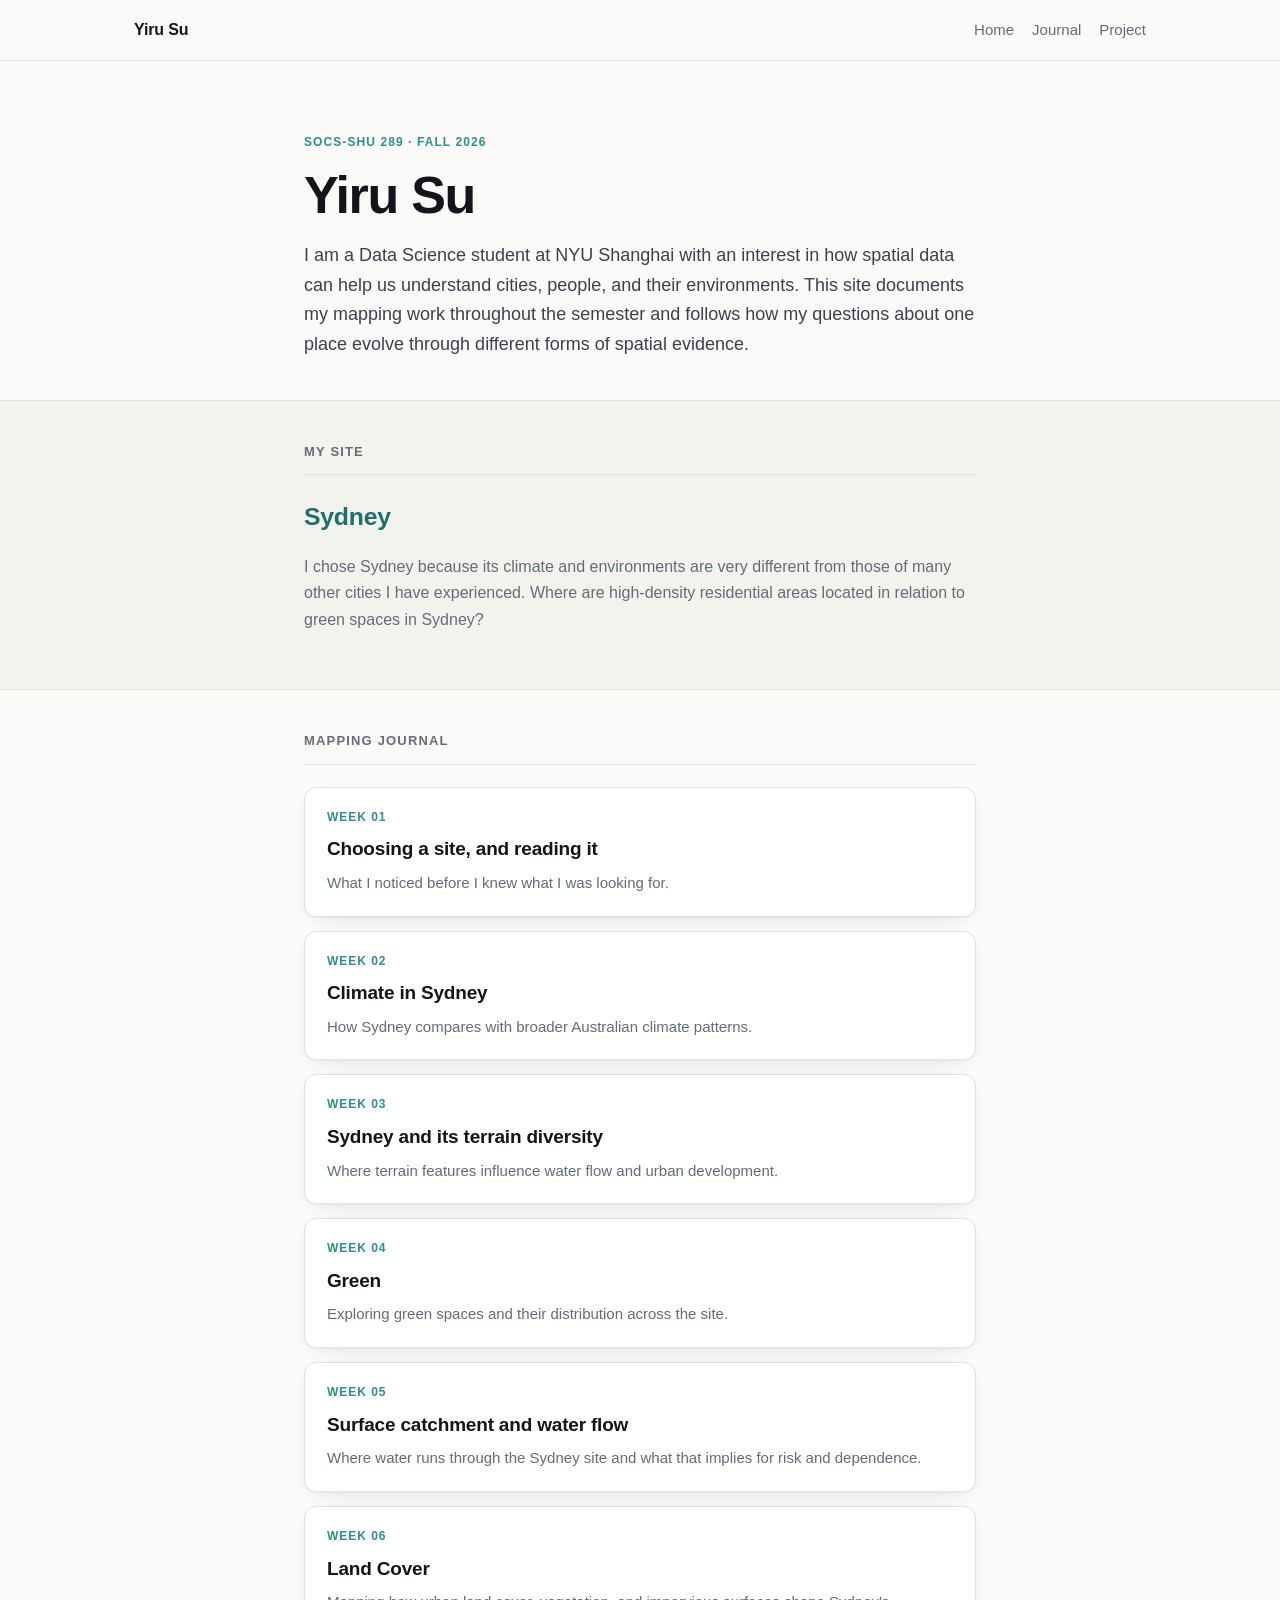
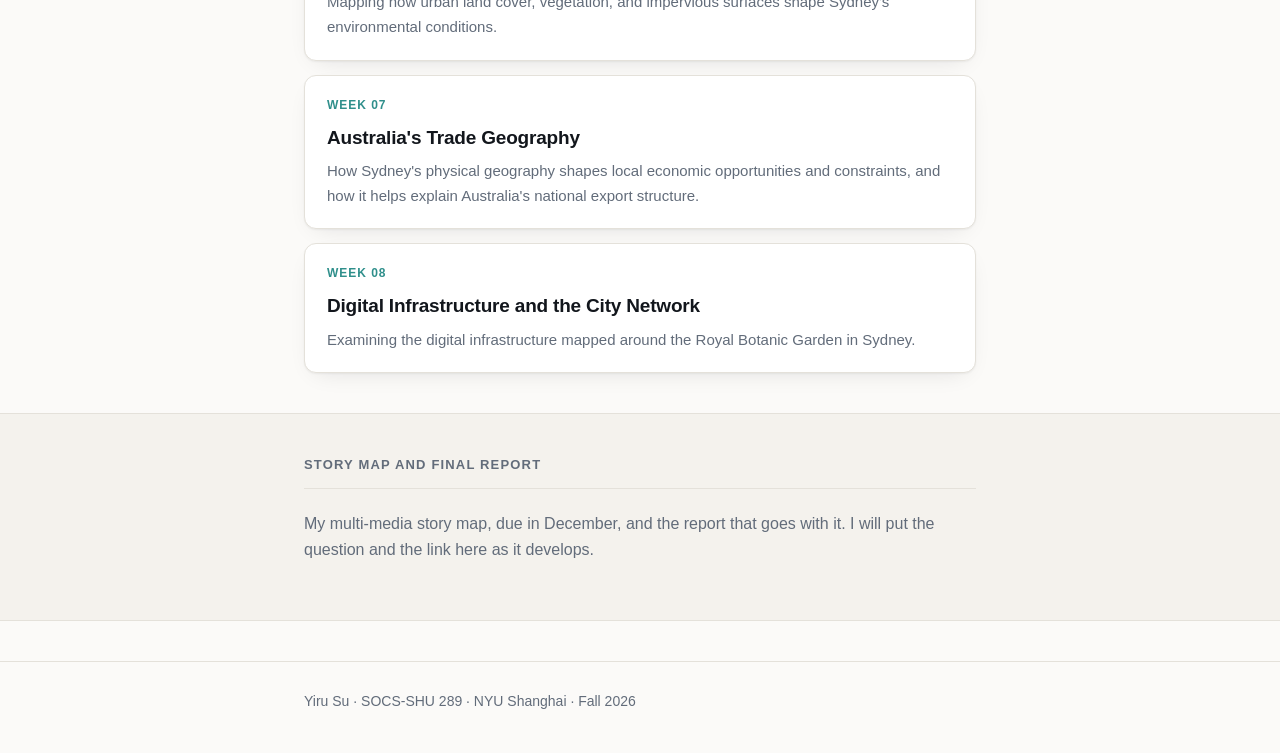
<file: index.html>
<!DOCTYPE html>
<html lang="en">
<head>
<meta charset="utf-8">
<meta name="viewport" content="width=device-width, initial-scale=1">

<!-- ============================================================
     EDIT THIS: the text between <title> and </title> shows up in
     the browser tab and in search results.
     ============================================================ -->
<title>Yiru Su · Planet, Place, and Power</title>

<meta name="description" content="Site analysis and mapping journal, SOCS-SHU 289 at NYU Shanghai.">
<link rel="stylesheet" href="style.css">
</head>

<body>
<a class="skip" href="#main">Skip to content</a>

<header class="site-head">
  <div class="wrap">
    <!-- EDIT THIS: your name, as you want it read. -->
    <a class="brand" href="index.html">Yiru Su</a>
    <nav>
      <a href="index.html">Home</a>
      <a href="#journal">Journal</a>
      <a href="#project">Project</a>
    </nav>
  </div>
</header>

<main id="main">

  <!-- ============================================================
       THE TOP OF THE PAGE
       EDIT THIS: the kicker, the heading, and the paragraph.
       Keep the paragraph to two or three sentences.
       ============================================================ -->
  <section class="hero">
    <div class="wrap wrap-narrow">
      <p class="kicker">SOCS-SHU 289 · Fall 2026</p>
      <h1>Yiru Su</h1>
      <p class="lede">
           I am a Data Science student at NYU Shanghai with an interest in 
           how spatial data can help us understand cities, people, and their environments. 
           This site documents my mapping work throughout the semester and follows 
           how my questions about one place evolve through different forms of spatial evidence.
      </p>
    </div>
  </section>

  <!-- ============================================================
       YOUR SITE
       EDIT THIS: replace the placeholder with the place you chose
       in class, and the sentence you wrote about it.
       ============================================================ -->
  <section id="site" class="band">
    <div class="wrap wrap-narrow">
      <h2>My site</h2>
      <p class="site-name">Sydney</p>
      <p class="muted">
        I chose Sydney because its climate and environments are 
           very different from those of many other cities I have experienced.
          Where are high-density residential areas 
           located in relation to green spaces in Sydney?
      </p>
    </div>
  </section>

  <!-- ============================================================
       JOURNAL ENTRIES
       To add a week: copy one <li> block below, paste it, edit it.
       Delete the ones you have not done yet.
       ============================================================ -->
  <section id="journal">
    <div class="wrap wrap-narrow">
      <h2>Mapping journal</h2>

      <ul class="cards">

        <li class="card">
          <a href="journal/week-01.html">
            <span class="card-num">Week 01</span>
            <span class="card-title">Choosing a site, and reading it</span>
            <span class="card-note">
              What I noticed before I knew what I was looking for.
            </span>
          </a>
        </li>

        <!-- Copy from here -->
        <li class="card">
          <a href="journal/week-02.html">
            <span class="card-num">Week 02</span>
            <span class="card-title">Climate in Sydney</span>
            <span class="card-note">
              How Sydney compares with broader Australian climate patterns.
            </span>
          </a>
        </li>

        <li class="card">
          <a href="journal/week-03.html">
            <span class="card-num">Week 03</span>
            <span class="card-title">Sydney and its terrain diversity</span>
            <span class="card-note">
              Where terrain features influence water flow and urban development.
            </span>
          </a>
        </li>
        <li class="card">
          <a href="journal/week-04.html">
            <span class="card-num">Week 04</span>
            <span class="card-title">Green</span>
            <span class="card-note">
              Exploring green spaces and their distribution across the site.
            </span>
          </a>
        </li>
        <li class="card">
          <a href="journal/week-05.html">
            <span class="card-num">Week 05</span>
            <span class="card-title">Surface catchment and water flow</span>
            <span class="card-note">
              Where water runs through the Sydney site and what that implies for risk and dependence.
            </span>
          </a>
        </li>
        <li class="card">
          <a href="journal/week-06.html">
            <span class="card-num">Week 06</span>
            <span class="card-title">Land Cover</span>
            <span class="card-note">
              Mapping how urban land cover, vegetation, and impervious surfaces shape Sydney's environmental conditions.
            </span>
          </a>
        </li>
        <li class="card">
          <a href="journal/week-07.html">
            <span class="card-num">Week 07</span>
            <span class="card-title">Australia's Trade Geography</span>
            <span class="card-note">
              How Sydney's physical geography shapes local economic opportunities and constraints, and how it helps explain Australia's national export structure.
            </span>
          </a>
        </li>
        <li class="card">
          <a href="journal/week-08.html">
            <span class="card-num">Week 08</span>
            <span class="card-title">Digital Infrastructure and the City Network</span>
            <span class="card-note">
              Examining the digital infrastructure mapped around the Royal Botanic Garden in Sydney.
            </span>
          </a>
        </li>
        <!-- to here, to add another. -->

      </ul>
    </div>
  </section>

  <!-- ============================================================
       FINAL PROJECT
       Leave this here all semester. It fills up later.
       ============================================================ -->
  <section id="project" class="band">
    <div class="wrap wrap-narrow">
      <h2>Story map and final report</h2>
      <p class="muted">
        My multi-media story map, due in December, and the report that goes
        with it. I will put the question and the link here as it develops.
      </p>
    </div>
  </section>

</main>

<footer class="site-foot">
  <div class="wrap wrap-narrow">
    <!-- EDIT THIS: your name and the year. -->
    <p>Yiru Su · SOCS-SHU 289 · NYU Shanghai · Fall 2026</p>
  </div>
</footer>

</body>
</html>
</file>
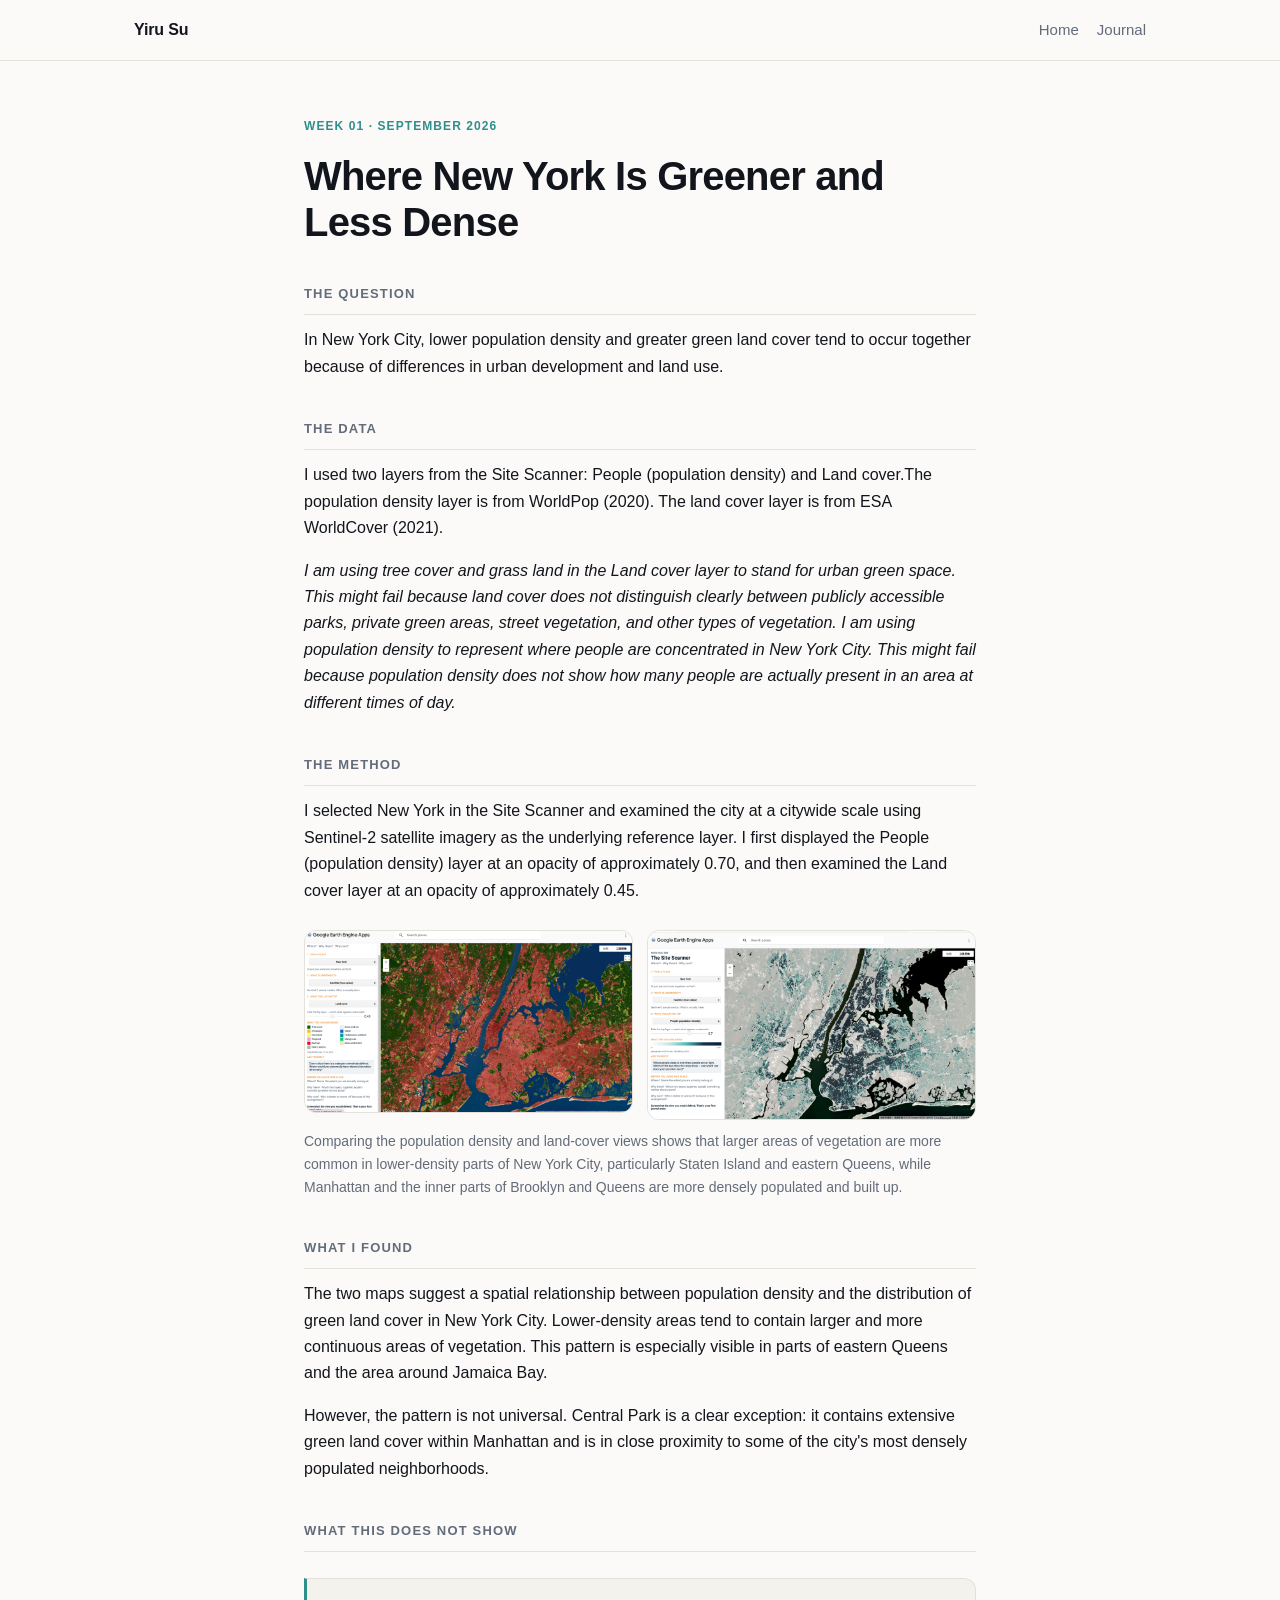
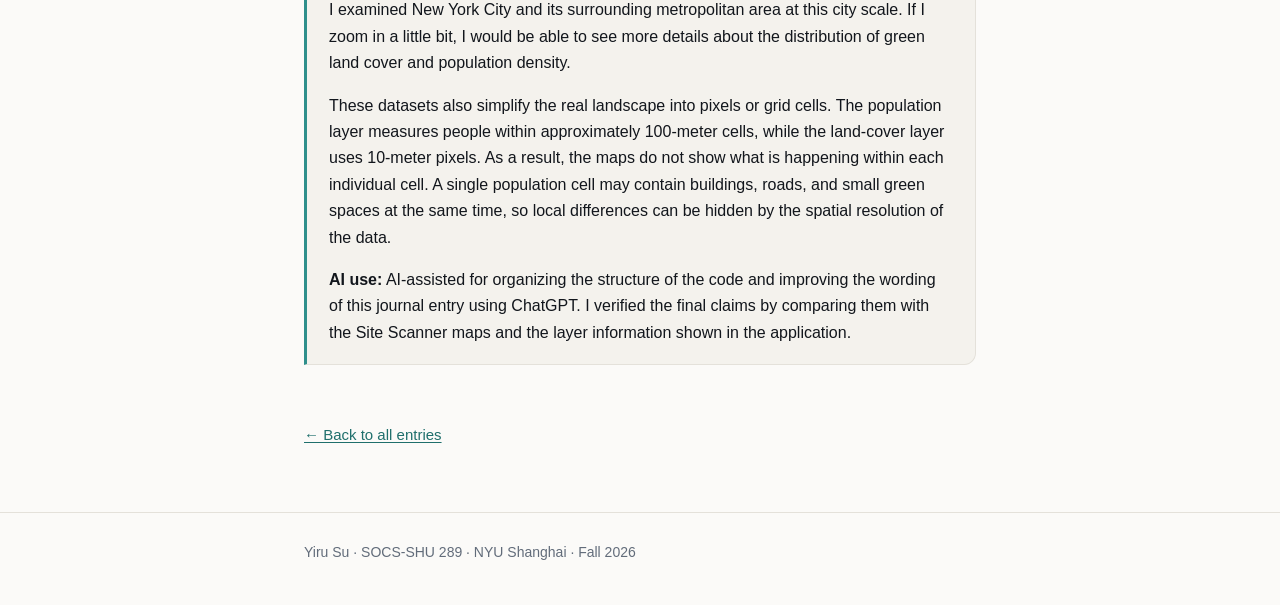
<file: journal/week-01.html>
<!DOCTYPE html>
<html lang="en">
<head>
<meta charset="utf-8">
<meta name="viewport" content="width=device-width, initial-scale=1">
<title>Week 01 · Yiru Su</title>

<!-- Note the ../ — this page is inside the journal folder, so it has to
     look one level up to find the stylesheet. -->
<link rel="stylesheet" href="../style.css">
</head>

<body>
<a class="skip" href="#main">Skip to content</a>

<header class="site-head">
  <div class="wrap">
    <a class="brand" href="../index.html">Yiru Su</a>
    <nav>
      <a href="../index.html">Home</a>
      <a href="../index.html#journal">Journal</a>
    </nav>
  </div>
</header>

<main id="main">
<article class="entry">
  <div class="wrap wrap-narrow">

    <p class="kicker">Week 01 · September 2026</p>

    <!-- EDIT THIS: a title that says what you found, not what you did.
         "The blocks that were built after the creek was filled" beats
         "Week 1 journal entry". -->
    <h1>Where New York Is Greener and Less Dense</h1>

    <!-- ============================================================
         The six parts. Every entry in this course has all six.
         Do not delete a heading — if a section is thin, that is
         information too.
         ============================================================ -->

    <h2>The question</h2>
    <p>
         
     In New York City, lower population density and greater green land cover tend to occur together
         because of differences in urban development and land use.
    </p>

    <h2>The data</h2>
    <p>
     I used two layers from the Site Scanner: People (population density)
      and Land cover.The population density layer is from WorldPop (2020).
      The land cover layer is from ESA WorldCover (2021).
    </p>
    <p>
      
      <em>I am using tree cover and grass land in the Land cover layer to stand for urban green
      space. This might fail because land cover does not distinguish clearly
      between publicly accessible parks, private green areas, street vegetation,
      and other types of vegetation.</em>

      <em>I am using population density to represent where people are concentrated in
      New York City. This might fail because population density does not show how
      many people are actually present in an area at different times of day.</em>
    </p>

    <h2>The method</h2>
    <p>
         I selected New York in the Site Scanner and examined the city at a
  citywide scale using Sentinel-2 satellite imagery as the underlying
  reference layer. I first displayed the
  People (population density) layer at an opacity of
  approximately 0.70, and then examined the
  Land cover layer at an opacity of approximately
  0.45.
    </p>

    <!-- ============================================================
         YOUR EVIDENCE

         WEEK 1: a screenshot from the Site Scanner. Upload it into this
         journal folder (Add file → Upload files) and change the src
         below to your filename, for example src="scanner-01.png".

         FROM WEEK 2, once ArcGIS Online is live: publish your web map,
         choose Share → Embed, delete the <img> line, remove the and
          around the iframe, and paste your address in.
         ============================================================  
      
        -->
    <figure class="figure-pair">
      <div class="figure-pair__images">
        <img src="landcover-map.png" alt="A map showing the distribution of land cover in New York City.">
        <img src="populationdensity-map.png" alt="A map showing the distribution of population density in New York City.">
      </div>
      <figcaption>
          Comparing the population density and land-cover views shows that larger
  areas of vegetation are more common in lower-density parts of New York City,
  particularly Staten Island and eastern Queens, while Manhattan and the inner
  parts of Brooklyn and Queens are more densely populated and built up.
      </figcaption>
    </figure>

    <h2>What I found</h2>
 
     <p>
       The two maps suggest a spatial relationship between
       population density and the distribution
       of green land cover in New York City. Lower-density areas tend to contain
       larger and more continuous areas of vegetation. This pattern is especially
       visible in parts of eastern Queens and the area around
       Jamaica Bay.
     </p>
     
     <p>
       However, the pattern is not universal. Central Park is a clear exception:
       it contains extensive green land cover within Manhattan and is in close
       proximity to some of the city's most densely populated
       neighborhoods.
     </p>
    <h2>What this does not show</h2>
    <div class="limits">

      <p>
        I examined New York City and its surrounding metropolitan area at this city scale. 
        If I zoom in a little bit, I would be able to see more details about the distribution of green land cover and population density.
      </p>
     <p>
       These datasets also simplify the real landscape into pixels or grid cells.
       The population layer measures people within approximately 100-meter cells,
       while the land-cover layer uses 10-meter pixels. As a result, the maps do
       not show what is happening within each individual cell. A single population
       cell may contain buildings, roads, and small green spaces at the same time,
       so local differences can be hidden by the spatial resolution of the data.
     </p>
  <p>
    <strong>AI use:</strong> AI-assisted for organizing the structure of the code and
    improving the wording of this journal entry using ChatGPT. I verified the
    final claims by comparing them with the Site Scanner maps and the layer
    information shown in the application.
  </p>
    </div>

    <a class="back" href="../index.html#journal">← Back to all entries</a>

  </div>
</article>
</main>

<footer class="site-foot">
  <div class="wrap wrap-narrow">
    <p>Yiru Su · SOCS-SHU 289 · NYU Shanghai · Fall 2026</p>
  </div>
</footer>

</body>
</html>
</file>
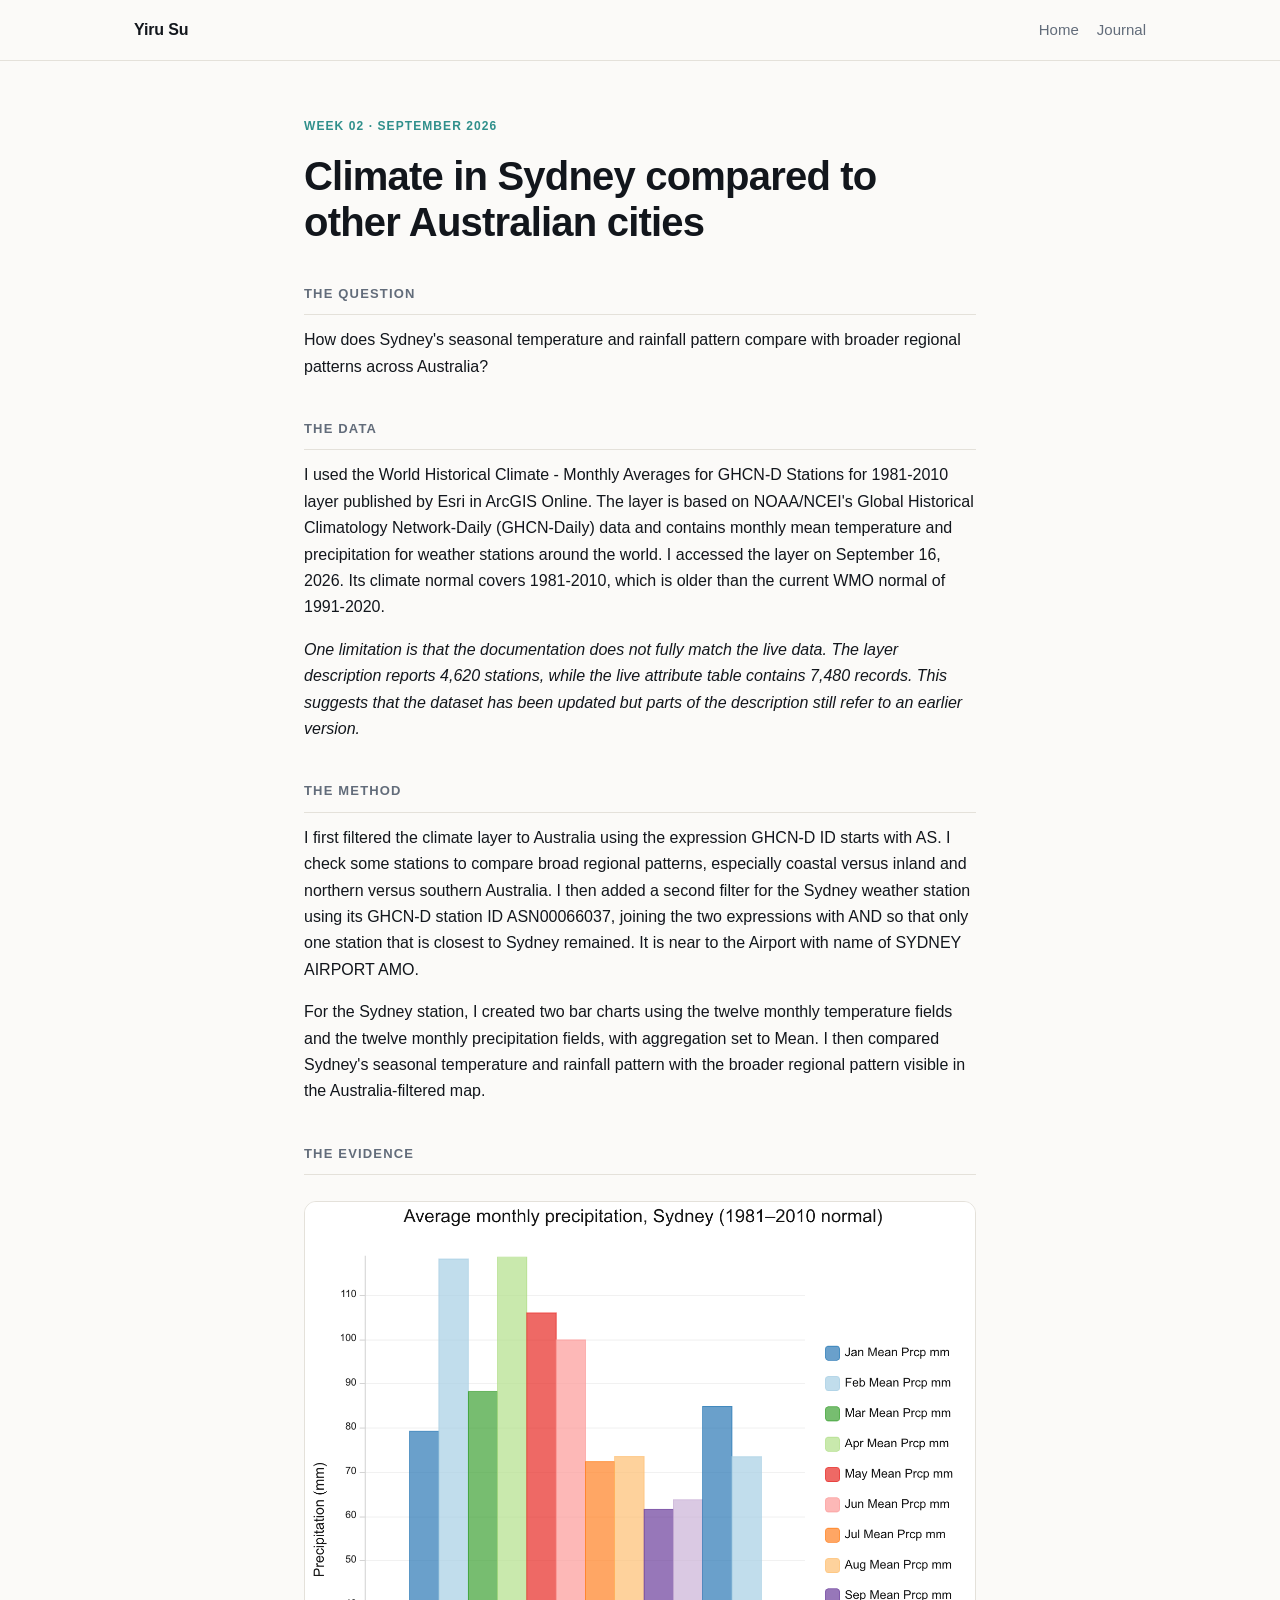
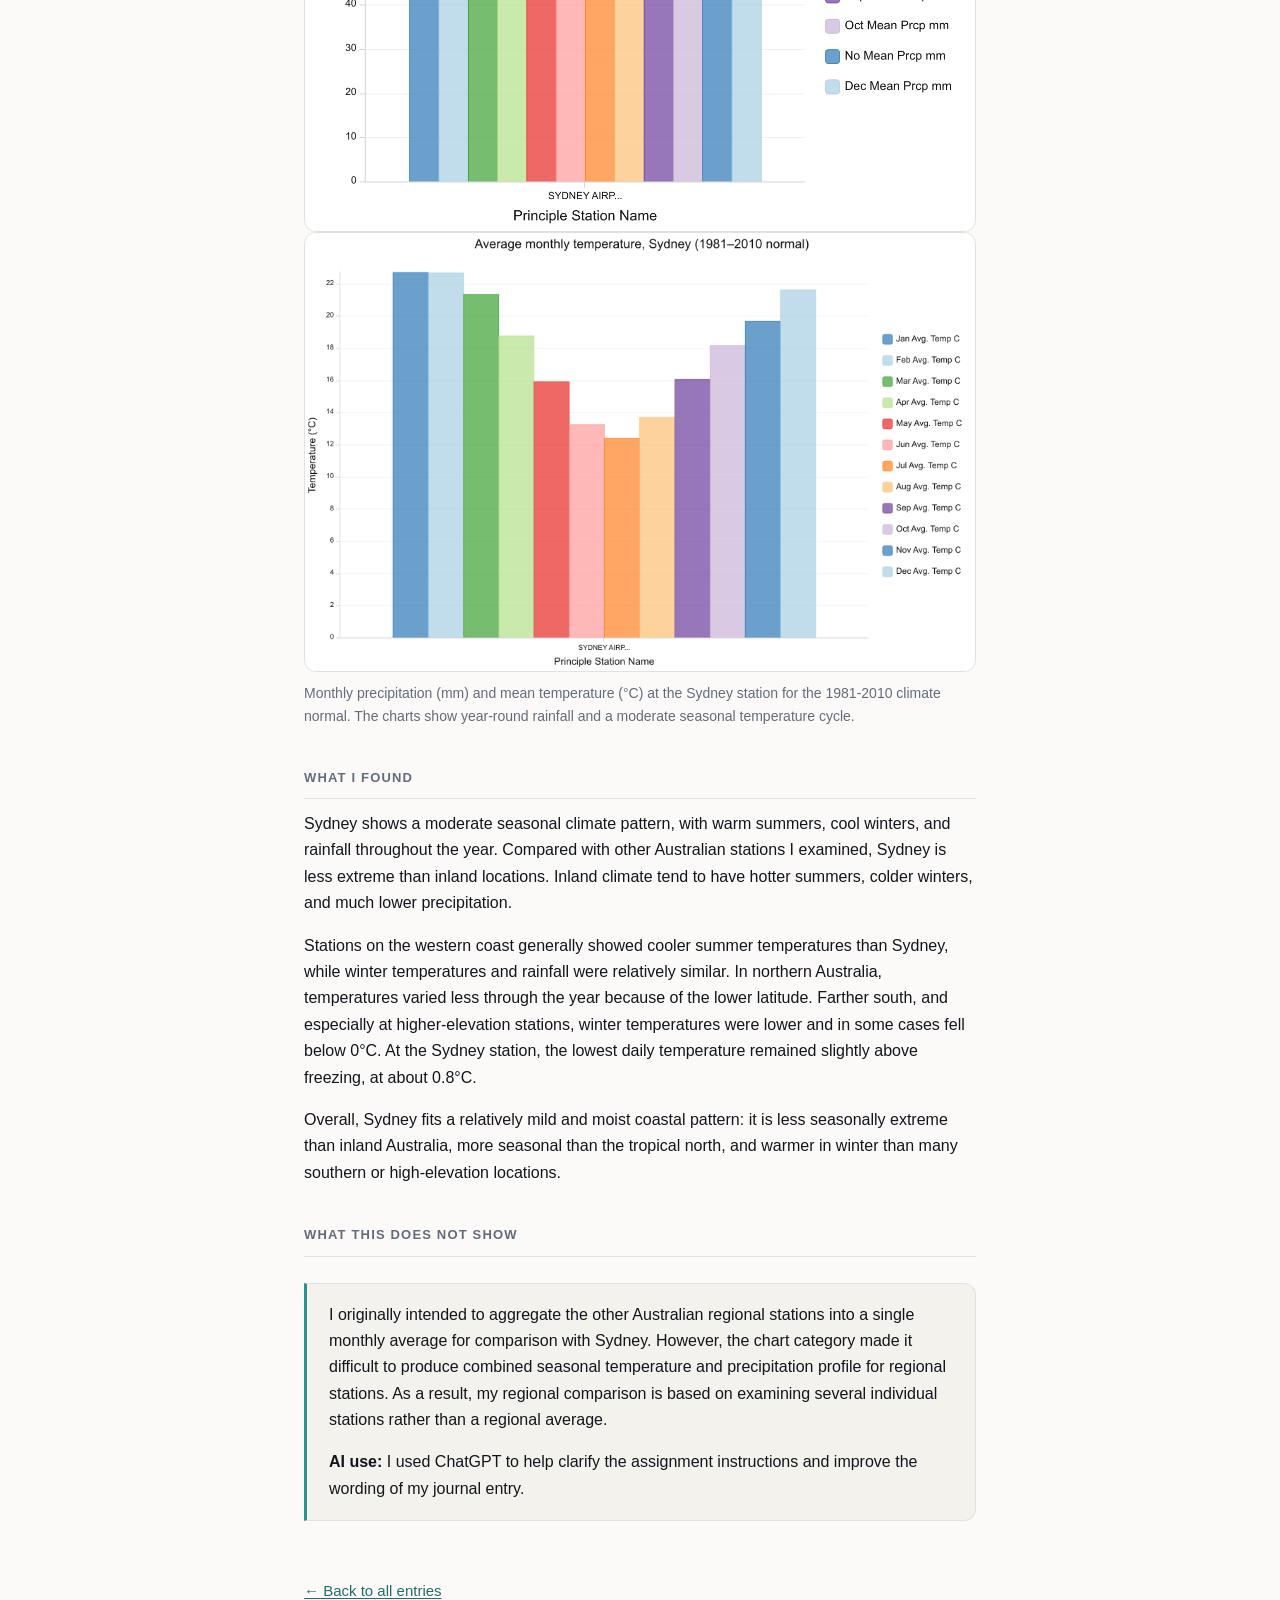
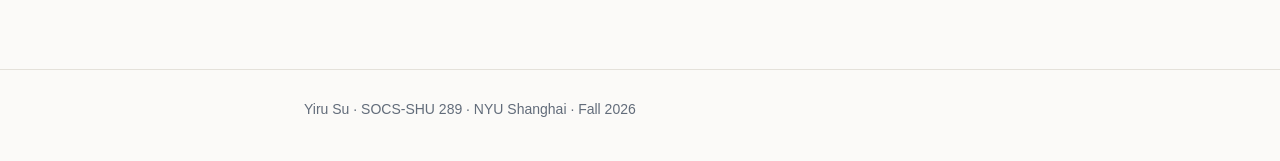
<file: journal/week-02.html>
<!DOCTYPE html>
<html lang="en">
<head>
<meta charset="utf-8">
<meta name="viewport" content="width=device-width, initial-scale=1">
<title>Week 02 · Yiru Su</title>

<!-- Note the ../ — this page is inside the journal folder, so it has to
     look one level up to find the stylesheet. -->
<link rel="stylesheet" href="../style.css">
</head>

<body>
<a class="skip" href="#main">Skip to content</a>

<header class="site-head">
  <div class="wrap">
    <a class="brand" href="../index.html">Yiru Su</a>
    <nav>
      <a href="../index.html">Home</a>
      <a href="../index.html#journal">Journal</a>
    </nav>
  </div>
</header>

<main id="main">
<article class="entry">
  <div class="wrap wrap-narrow">

    <p class="kicker">Week 02 · September 2026</p>

    <!-- EDIT THIS: a title that says what you found, not what you did.
         "The blocks that were built after the creek was filled" beats
         "Week 1 journal entry". -->
    <h1>Climate in Sydney compared to other Australian cities</h1>

    <!-- ============================================================
         The six parts. Every entry in this course has all six.
         Do not delete a heading — if a section is thin, that is
         information too.
         ============================================================ -->

    <h2>The question</h2>
    <p>
    How does Sydney's seasonal temperature and rainfall pattern compare with
  broader regional patterns across Australia?
    </p>

    <h2>The data</h2>
    <p>
        I used the World Historical Climate - Monthly Averages for GHCN-D Stations for 1981-2010
        layer published by Esri in ArcGIS Online. The layer is based on NOAA/NCEI's
        Global Historical Climatology Network-Daily (GHCN-Daily) data and contains
        monthly mean temperature and precipitation for weather stations around the world.
        I accessed the layer on September 16, 2026. Its climate normal covers
        1981-2010, which is older than the current WMO normal of
        1991-2020.
    </p>
    <p>
      <em>  
            One limitation is that the documentation does not fully match the live data.
    The layer description reports 4,620 stations, while the live attribute table
    contains 7,480 records. This suggests that the dataset has been updated 
    but parts of the description still refer to an earlier version.
    </em>
    </p>

    <h2>The method</h2>
    <p>
    I first filtered the climate layer to Australia using the expression
    GHCN-D ID starts with AS. I check some stations to compare broad regional patterns, especially coastal versus inland and
    northern versus southern Australia. I then added a second filter for the
    Sydney weather station using its GHCN-D station ID ASN00066037, joining the two expressions
    with AND so that only one station that is closest to Sydney remained. It is near to the Airport with name of SYDNEY AIRPORT AMO.
    </p>


    <p>
    For the Sydney station, I created two bar charts using the twelve monthly
    temperature fields and the twelve monthly precipitation fields, with
    aggregation set to Mean. I then compared Sydney's seasonal
    temperature and rainfall pattern with the broader regional pattern visible in
    the Australia-filtered map.
    </p>

    <h2>The evidence</h2>
    <!-- ============================================================
         YOUR EVIDENCE

         WEEK 1: a screenshot from the Site Scanner. Upload it into this
         journal folder (Add file → Upload files) and change the src
         below to your filename, for example src="scanner-01.png".

         FROM WEEK 2, once ArcGIS Online is live: publish your web map,
         choose Share → Embed, delete the <img> line, remove the <!-- and
     --> 
    <figure>
    <!-- Add script to the <head> of your page to load the embeddable map component -->
<script type="module" src="https://js.arcgis.com/5.1/embeddable-components/"></script>
<!-- Add custom element to <body> of your page -->
 <arcgis-embedded-map style="height:600px;" item-id="70ce35d0ec7b48c3b4848ac10c2bd024" theme="light" heading-enabled legend-enabled share-enabled time-zone-label-enabled center="142.48880398737495,-25.63400233123401"scale="73957190.948944" portal-url="https://nyuds.maps.arcgis.com"></arcgis-embedded-map>
    </figure>

    <figure>
      <img src="../resources/week02-precipitation.png" alt="Week 02 precipitation chart or map">
      <img src="../resources/week02-temperature.png" alt="Week 02 temperature chart or map">
      <figcaption>
     Monthly precipitation (mm) and mean temperature (°C) at the Sydney station
    for the 1981-2010 climate normal. The charts show year-round rainfall and
    a moderate seasonal temperature cycle.
      </figcaption>
    </figure>


    <h2>What I found</h2>
        <p>
        Sydney shows a moderate seasonal climate pattern, with warm summers, cool
        winters, and rainfall throughout the year. Compared with other Australian
        stations I examined, Sydney is less extreme than inland locations. Inland climate tend
        to have hotter summers, colder winters, and much lower precipitation.
        </p>

        <p>
        Stations on the western coast generally showed cooler summer temperatures than
        Sydney, while winter temperatures and rainfall were relatively similar. In
        northern Australia, temperatures varied less through the year because of the
        lower latitude. Farther south, and especially at higher-elevation stations,
        winter temperatures were lower and in some cases fell below 0°C. At the
        Sydney station, the lowest daily temperature remained slightly above
        freezing, at about 0.8°C.
        </p>

        <p>
  Overall, Sydney fits a relatively mild and moist coastal pattern: it is less
  seasonally extreme than inland Australia, more seasonal than the tropical
  north, and warmer in winter than many southern or high-elevation locations.
</p>

    <h2>What this does not show</h2>
    <div class="limits">
      <p>
    I originally intended to aggregate the other Australian regional stations into a
    single monthly average for comparison with Sydney. However, the chart
     category made it difficult
    to produce combined seasonal temperature and precipitation profile for
     regional stations. As a result, my regional comparison is based on
    examining several individual stations rather than a regional average.
      </p>
      <p>
        <strong>AI use:</strong> I used ChatGPT to help clarify the assignment
    instructions and improve the wording of my journal entry.
      </p>
    </div>

    <a class="back" href="../index.html#journal">← Back to all entries</a>

  </div>
</article>
</main>

<footer class="site-foot">
  <div class="wrap wrap-narrow">
    <p>Yiru Su · SOCS-SHU 289 · NYU Shanghai · Fall 2026</p>
  </div>
</footer>

</body>
</html>
</file>
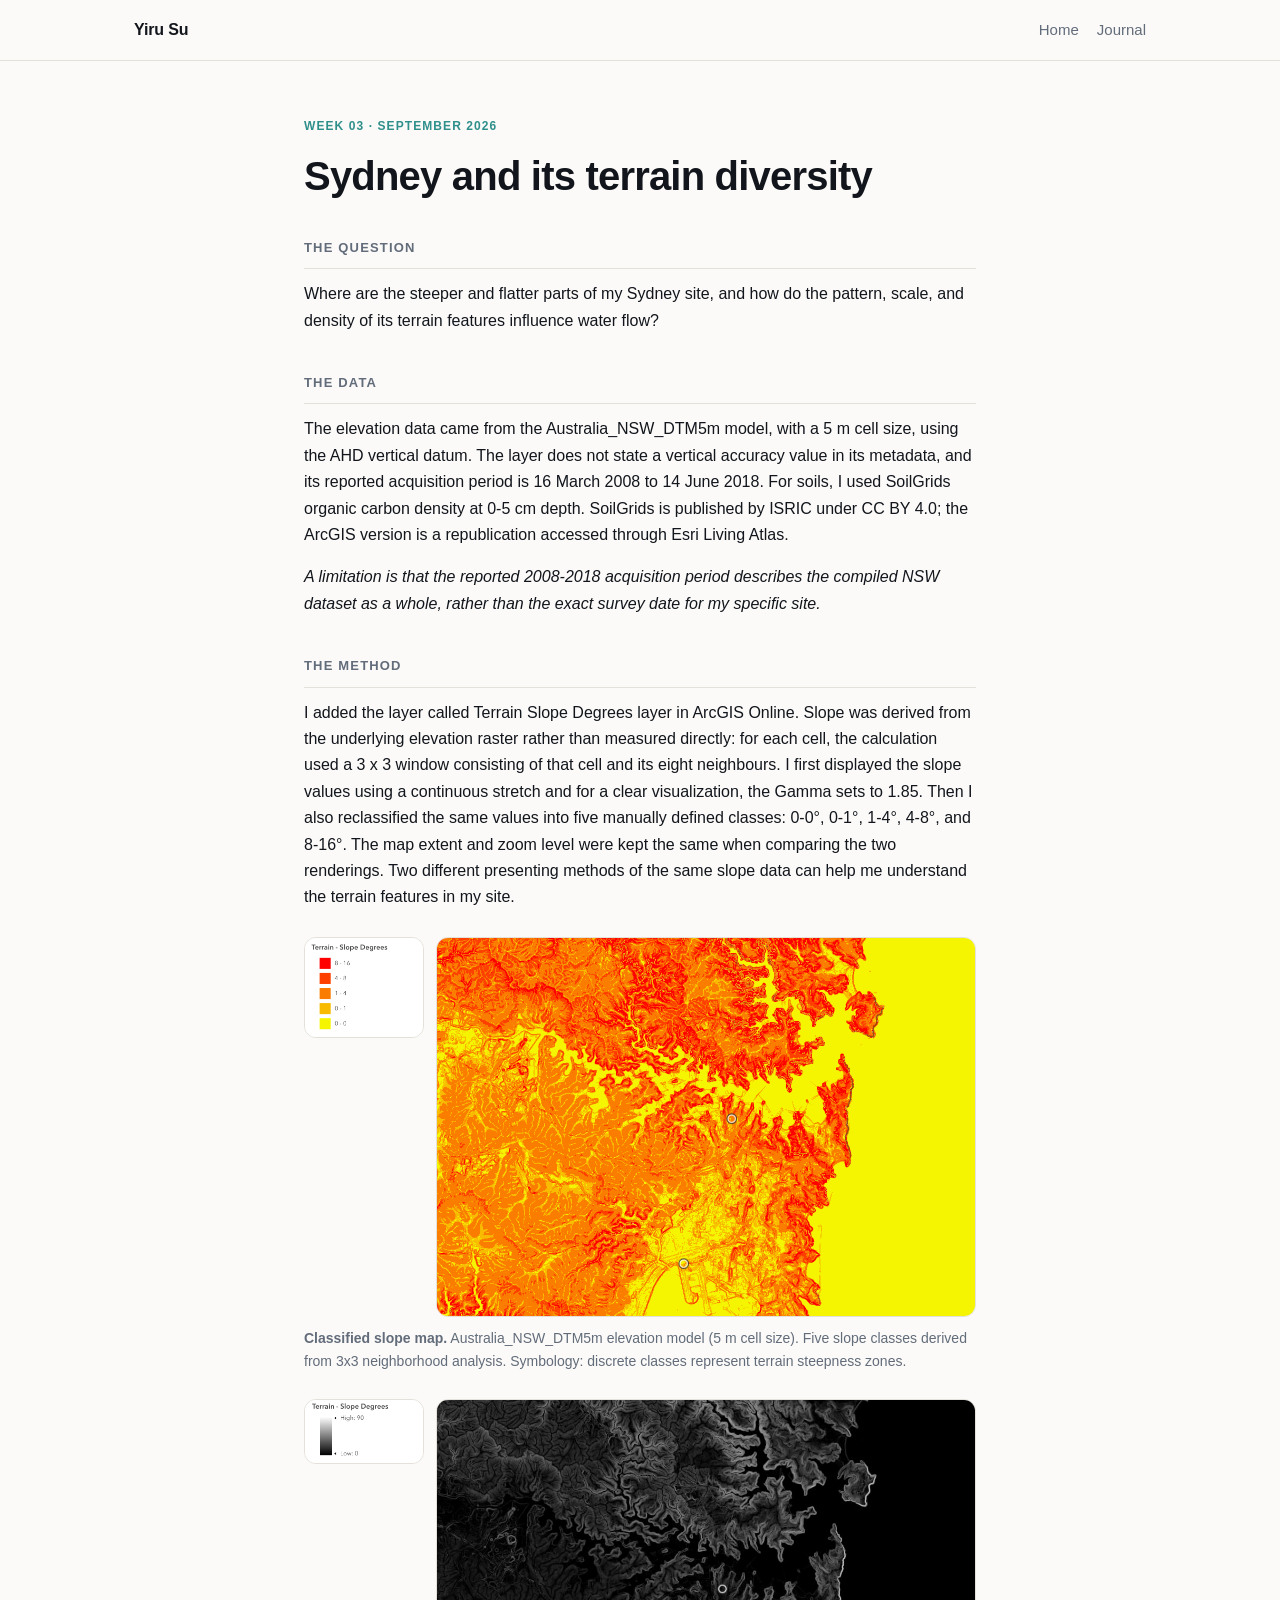
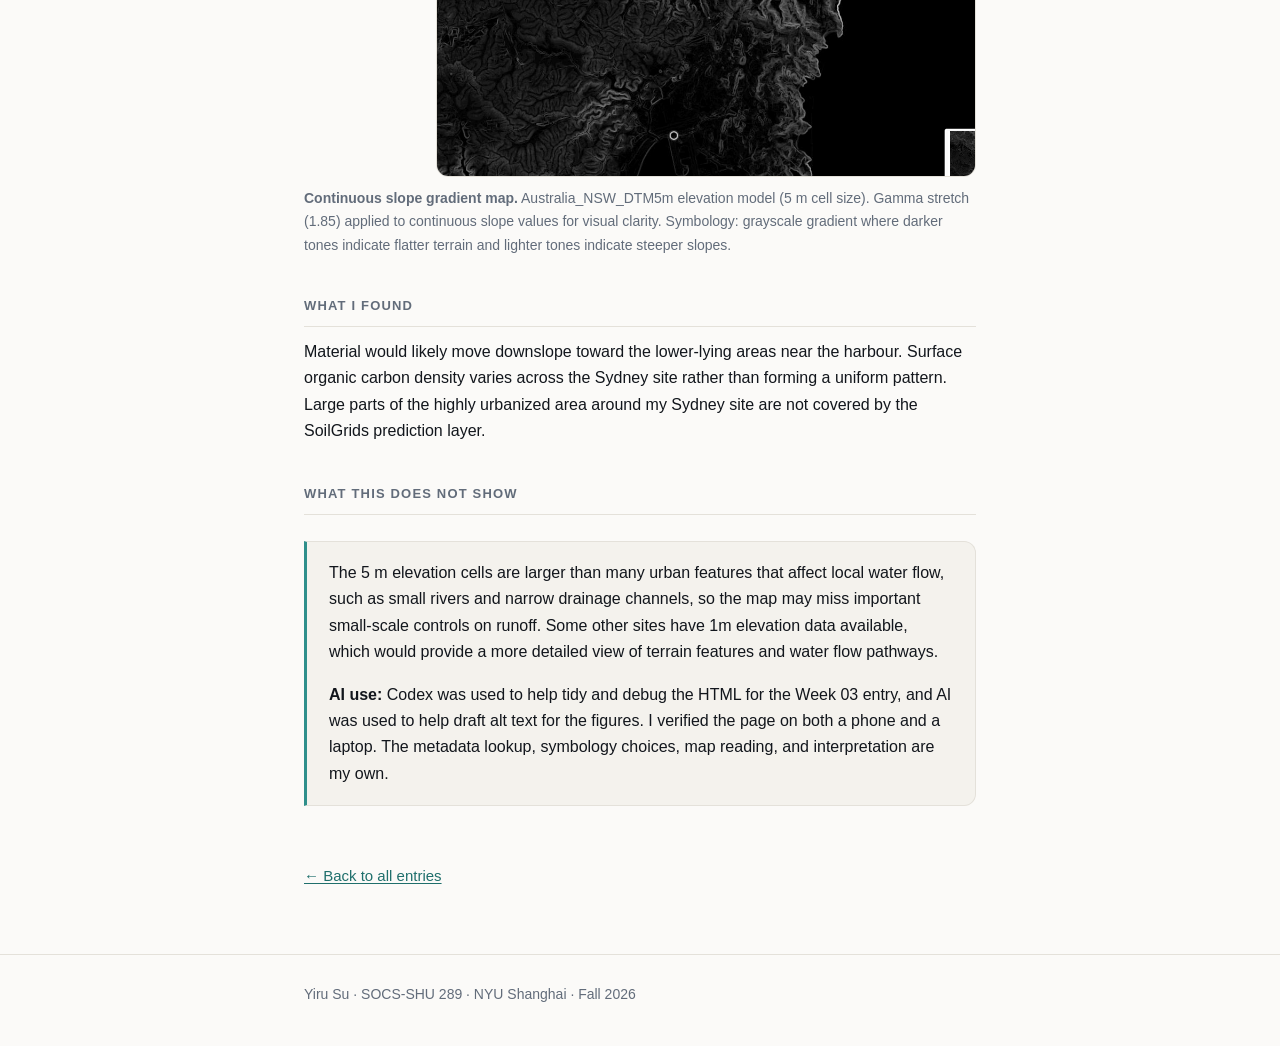
<file: journal/week-03.html>
<!DOCTYPE html>
<html lang="en">
<head>
<meta charset="utf-8">
<meta name="viewport" content="width=device-width, initial-scale=1">
<title>Week 03 · Yiru Su</title>

<!-- Note the ../ — this page is inside the journal folder, so it has to
     look one level up to find the stylesheet. -->
<link rel="stylesheet" href="../style.css">
</head>

<body>
<a class="skip" href="#main">Skip to content</a>

<header class="site-head">
  <div class="wrap">
    <a class="brand" href="../index.html">Yiru Su</a>
    <nav>
      <a href="../index.html">Home</a>
      <a href="../index.html#journal">Journal</a>
    </nav>
  </div>
</header>

<main id="main">
<article class="entry">
  <div class="wrap wrap-narrow">

    <p class="kicker">Week 03 · September 2026</p>

    <!-- EDIT THIS: a title that says what you found, not what you did.
         "The blocks that were built after the creek was filled" beats
         "Week 1 journal entry". -->
    <h1>Sydney and its terrain diversity</h1>

    <!-- ============================================================
         The six parts. Every entry in this course has all six.
         Do not delete a heading — if a section is thin, that is
         information too.
         ============================================================ -->

    <h2>The question</h2>
    <p>
Where are the steeper and flatter parts of my Sydney site, 
and how do the pattern, scale, and density of its terrain features influence water flow?    </p>

    <h2>The data</h2>
    <p>
    The elevation data came from the Australia_NSW_DTM5m model, with a 5 m cell size, 
    using the AHD vertical datum. The layer does not state a vertical accuracy value 
    in its metadata, and its reported acquisition period is 16 March 2008 to 14 June 2018.
     For soils, I used SoilGrids organic carbon density at 0-5 cm depth. 
     SoilGrids is published by ISRIC under CC BY 4.0; 
     the ArcGIS version is a republication accessed through Esri Living Atlas.
    </p>
    <p>
      
      <em>A limitation is that the reported 2008-2018 acquisition period describes the compiled NSW dataset as a whole, 
rather than the exact survey date for my specific site.</em>


    </p>

    <h2>The method</h2>
    <p>
    I added the layer called Terrain Slope Degrees layer in ArcGIS Online. 
    Slope was derived from the underlying elevation raster rather than measured directly: 
    for each cell, the calculation used a 3 x 3 window consisting of that cell and its eight neighbours.
    I first displayed the slope values using a continuous stretch and for a clear visualization, the Gamma sets to 1.85. 
    Then I also reclassified the same values into five manually defined classes: 
    0-0°, 0-1°, 1-4°, 4-8°, and 8-16°. 
    The map extent and zoom level were kept the same when comparing the two renderings.
    Two different presenting methods of the same slope data can help me understand the terrain features in my site.
    </p>

    <!-- ============================================================
         YOUR EVIDENCE

         WEEK 1: a screenshot from the Site Scanner. Upload it into this
         journal folder (Add file → Upload files) and change the src
         below to your filename, for example src="scanner-01.png".

         FROM WEEK 2, once ArcGIS Online is live: publish your web map,
         choose Share → Embed, delete the <img> line, remove the and
          around the iframe, and paste your address in.
         ============================================================  
      
        -->
 

    <figure>
    <!-- Add script to the <head> of your page to load the embeddable map component -->
<script type="module" src="https://js.arcgis.com/5.1/embeddable-components/"></script>
<!-- Add custom element to <body> of your page -->
 <arcgis-embedded-map style="height:600px;" item-id="701a26356cde4463b7aee5445381b60f" theme="light" heading-enabled legend-enabled share-enabled time-zone-label-enabled center="151.16328883958164,-33.89042073202546" scale="288895.277144" portal-url="https://nyuds.maps.arcgis.com"></arcgis-embedded-map>
    </figure>

    <figure class="figure-with-legend">
      <div class="figure-with-legend__wrapper">
        <div class="figure-with-legend__legend">
          <img src="../resources/week_03_classify_legend.png" alt="Classification legend showing slope classes">
        </div>
        <div class="figure-with-legend__map">
          <img src="../resources/week_03_classify.png" alt="Slope classes in Sydney showing five terrain categories: flat areas (0°), gentle slopes (0-1°), moderate slopes (1-4°), steep slopes (4-8°), and very steep slopes (8-16°). Steeper terrain concentrates around central ridge areas and steep gullies.">
        </div>
      </div>
      <figcaption>
        <strong>Classified slope map.</strong> Australia_NSW_DTM5m elevation model (5 m cell size). Five slope classes derived from 3x3 neighborhood analysis.
         Symbology: discrete classes represent terrain steepness zones. 
      </figcaption>
    </figure>

    <figure class="figure-with-legend">
      <div class="figure-with-legend__wrapper">
        <div class="figure-with-legend__legend">
          <img src="../resources/week_03_continuous_legend.png" alt="Continuous scale legend for slope gradient">
        </div>
        <div class="figure-with-legend__map">
          <img src="../resources/week_03_continuous.png" alt="Continuous slope gradient in Sydney showing smooth variation from flat areas (dark) to very steep slopes (light). Ridge features and valley systems are clearly visible as linear patterns representing water flow pathways.">
        </div>
      </div>
      <figcaption>
        <strong>Continuous slope gradient map.</strong> Australia_NSW_DTM5m elevation model (5 m cell size). Gamma stretch (1.85) applied to continuous slope values for visual clarity. 
        Symbology: grayscale gradient where darker tones indicate flatter terrain and lighter tones indicate steeper slopes. 
   </figcaption>
    </figure>


    <h2>What I found</h2>
 
     <p>
      Material would likely move downslope toward the lower-lying areas near the harbour.
      Surface organic carbon density varies across the Sydney site rather than forming a uniform pattern.
      Large parts of the highly urbanized area around my Sydney site are not covered by the SoilGrids prediction layer.
     </p>
      
    <h2>What this does not show</h2>
    <div class="limits">

      <p>
        The 5 m elevation cells are larger than many urban features that affect local water flow, such as small rivers and narrow drainage channels, 
        so the map may miss important small-scale controls on runoff. Some other sites have 1m elevation data available, which would provide a more detailed view of terrain features and water flow pathways.
      </p>
  <p>
    <strong>AI use:</strong>  Codex was used to help tidy and debug the HTML for the Week 03 entry, and AI was used to help draft alt text for the figures. I verified the page on both a phone and a laptop. The metadata lookup, symbology choices, map reading, and interpretation are my own.

  </p>
    </div>

    <a class="back" href="../index.html#journal">← Back to all entries</a>

  </div>
</article>
</main>

<footer class="site-foot">
  <div class="wrap wrap-narrow">
    <p>Yiru Su · SOCS-SHU 289 · NYU Shanghai · Fall 2026</p>
  </div>
</footer>

</body>
</html>
</file>
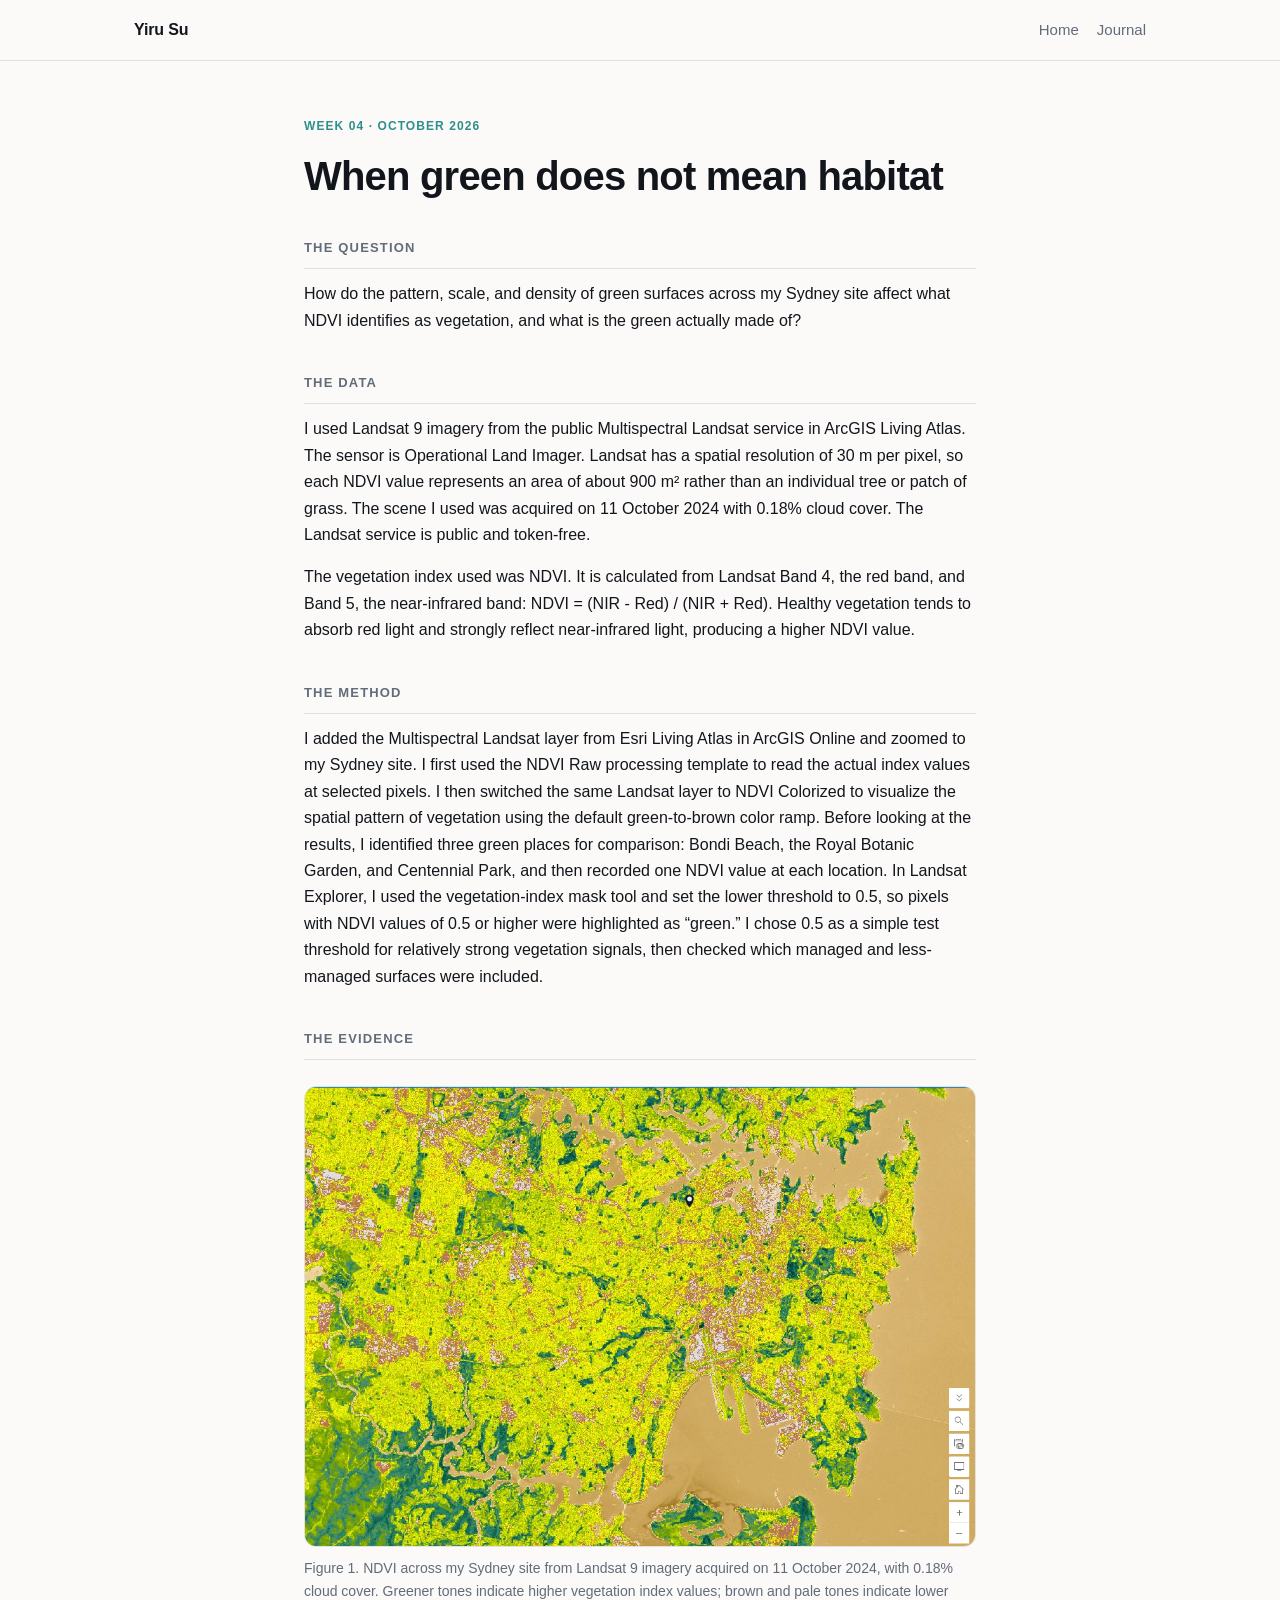
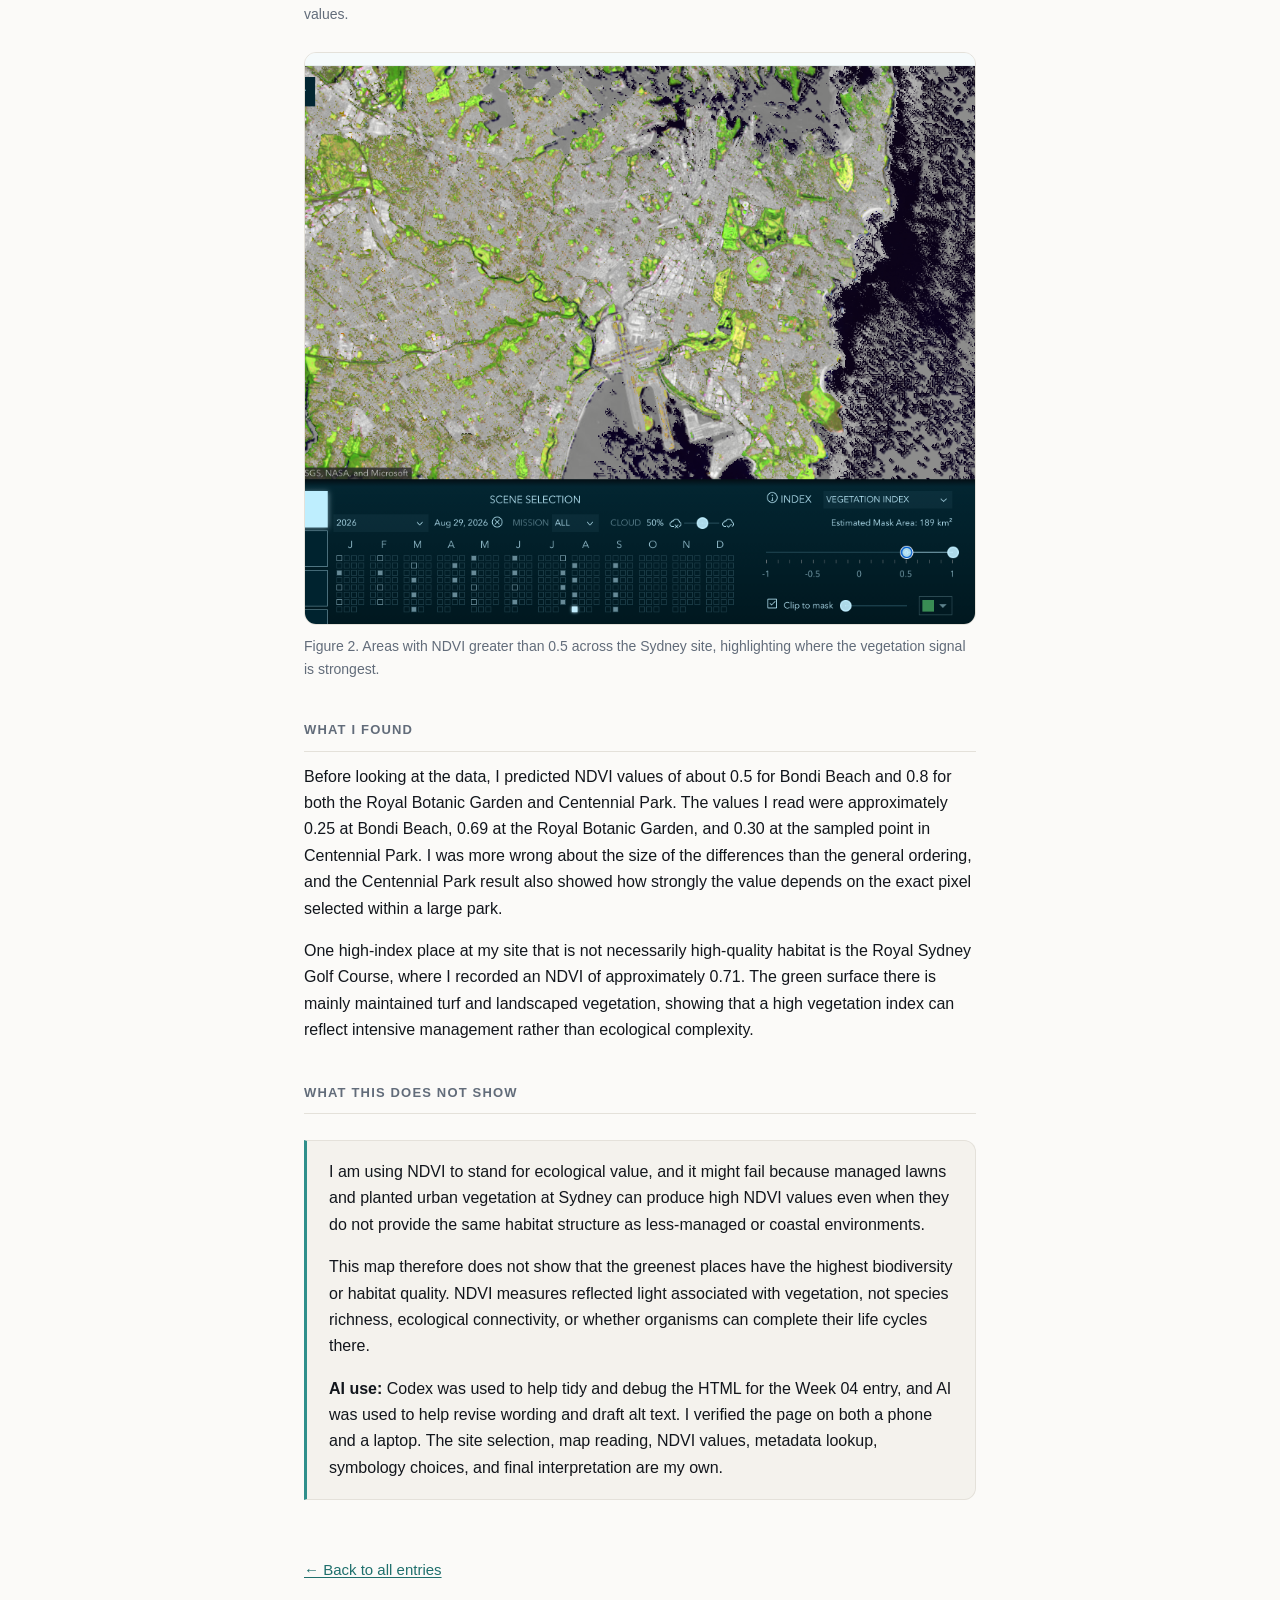
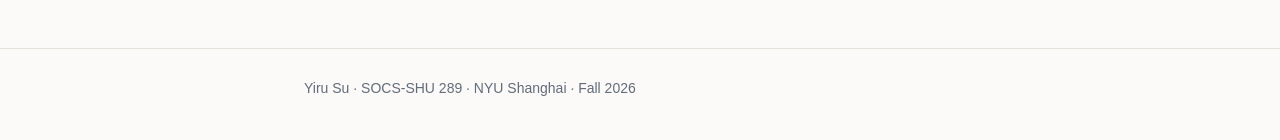
<file: journal/week-04.html>
<!DOCTYPE html>
<html lang="en">
<head>
<meta charset="utf-8">
<meta name="viewport" content="width=device-width, initial-scale=1">
<title>Week 04 · Yiru Su</title>

<link rel="stylesheet" href="../style.css">
</head>

<body>
<a class="skip" href="#main">Skip to content</a>

<header class="site-head">
  <div class="wrap">
    <a class="brand" href="../index.html">Yiru Su</a>
    <nav>
      <a href="../index.html">Home</a>
      <a href="../index.html#journal">Journal</a>
    </nav>
  </div>
</header>

<main id="main">
<article class="entry">
  <div class="wrap wrap-narrow">

    <p class="kicker">Week 04 · October 2026</p>

    <h1>When green does not mean habitat</h1>

    <h2>The question</h2>
    <p>
      How do the pattern, scale, and density of green surfaces across my Sydney site affect what NDVI identifies as vegetation, and what is the green actually made of?
    </p>

    <h2>The data</h2>
    <p>
      I used Landsat 9 imagery from the public Multispectral Landsat service in ArcGIS Living Atlas. The sensor is Operational Land Imager. 
      Landsat has a spatial resolution of 30 m per pixel, so each NDVI value represents an area of about 900 m²
       rather than an individual tree or patch of grass.
      The scene I used was acquired on 11 October 2024 with 0.18% cloud cover.
      The Landsat service is public and token-free.
    </p>

    <p>
      The vegetation index used was NDVI.
      It is calculated from Landsat Band 4, the red band, and Band 5, the near-infrared band:
      NDVI = (NIR - Red) / (NIR + Red).
      Healthy vegetation tends to absorb red light and strongly reflect near-infrared light, producing a higher NDVI value.
    </p>

    <h2>The method</h2>
    <p>
      I added the Multispectral Landsat layer from Esri Living Atlas in ArcGIS Online and zoomed to my Sydney site.
      I first used the NDVI Raw processing template to read the actual index values at selected pixels.
      I then switched the same Landsat layer to NDVI Colorized
       to visualize the spatial pattern of vegetation using the default green-to-brown color ramp.
      Before looking at the results, I identified three green places for comparison:
       Bondi Beach, the Royal Botanic Garden, and Centennial Park, and then recorded one NDVI value at each location.
      In Landsat Explorer, I used the vegetation-index mask tool and set the lower threshold to 0.5, 
      so pixels with NDVI values of 0.5 or higher were highlighted as “green.”
      I chose 0.5 as a simple test threshold for relatively strong vegetation signals, 
      then checked which managed and less-managed surfaces were included.
    </p>

    <h2>The evidence</h2>

    <!-- Replace the image filename below with your actual screenshot filename -->
    <figure>
      <img
        src="../resources/week04-colorized.png"
        alt="NDVI map of the Sydney site showing higher vegetation-index values in parks and managed green areas, with lower values along built and coastal surfaces."
      >
      <figcaption>
        Figure 1. NDVI across my Sydney site from Landsat 9 imagery acquired on 11 October 2024, with 0.18% cloud cover.
        Greener tones indicate higher vegetation index values; brown and pale tones indicate lower values.
      </figcaption>
    </figure>

    <figure>
      <img
        src="../resources/week04-index.png"
        alt="Mask showing the part of the Sydney site with NDVI values greater than 0.5, highlighting stronger vegetation signals in greener managed and vegetated areas."
      >
      <figcaption>
        Figure 2. Areas with NDVI greater than 0.5 across the Sydney site, highlighting where the vegetation signal is strongest.
      </figcaption>
    </figure>

    <!-- ArcGIS embeddable map -->
    <script type="module" src="https://js.arcgis.com/5.1/embeddable-components/"></script>
    <arcgis-embedded-map style="height:600px;width:700px;" item-id="270f7627f4d944469ed45fa1e889f2ed" theme="light" heading-enabled legend-enabled time-zone-label-enabled center="151.17953004219885,-33.92052764502929" scale="144447.638572" portal-url="https://nyuds.maps.arcgis.com"></arcgis-embedded-map>

    <h2>What I found</h2>
    <p>
      Before looking at the data, I predicted NDVI values of about 0.5 for Bondi Beach and 0.8 for both the Royal Botanic Garden and Centennial Park.
      The values I read were approximately 0.25 at Bondi Beach, 0.69 at the Royal Botanic Garden, and 0.30 at the sampled point in Centennial Park.
      I was more wrong about the size of the differences than the general ordering,
       and the Centennial Park result also showed how strongly the value depends on the exact pixel selected within a large park.
    </p>

    <p>
    One high-index place at my site that is not necessarily high-quality habitat is the Royal Sydney Golf Course,
   where I recorded an NDVI of approximately 0.71. 
   The green surface there is mainly maintained turf and landscaped vegetation, 
   showing that a high vegetation index can reflect intensive management rather than ecological complexity.
   </p>

    <h2>What this does not show</h2>
    <div class="limits">

      <p>
        I am using NDVI to stand for ecological value, and it might fail because managed lawns and planted urban vegetation 
        at Sydney can produce high NDVI values even when they do not provide
        the same habitat structure as less-managed or coastal environments.
      </p>

      <p>
        This map therefore does not show that the greenest places have the highest biodiversity or habitat quality.
        NDVI measures reflected light associated with vegetation, not species richness, ecological connectivity, or whether organisms can complete their life cycles there.
      </p>

      <p>
        <strong>AI use:</strong>
        Codex was used to help tidy and debug the HTML for the Week 04 entry,
        and AI was used to help revise wording and draft alt text.
        I verified the page on both a phone and a laptop.
        The site selection, map reading, NDVI values, metadata lookup, symbology choices, and final interpretation are my own.
      </p>

    </div>

    <a class="back" href="../index.html#journal">← Back to all entries</a>

  </div>
</article>
</main>

<footer class="site-foot">
  <div class="wrap wrap-narrow">
    <p>Yiru Su · SOCS-SHU 289 · NYU Shanghai · Fall 2026</p>
  </div>
</footer>

</body>
</html>
</file>
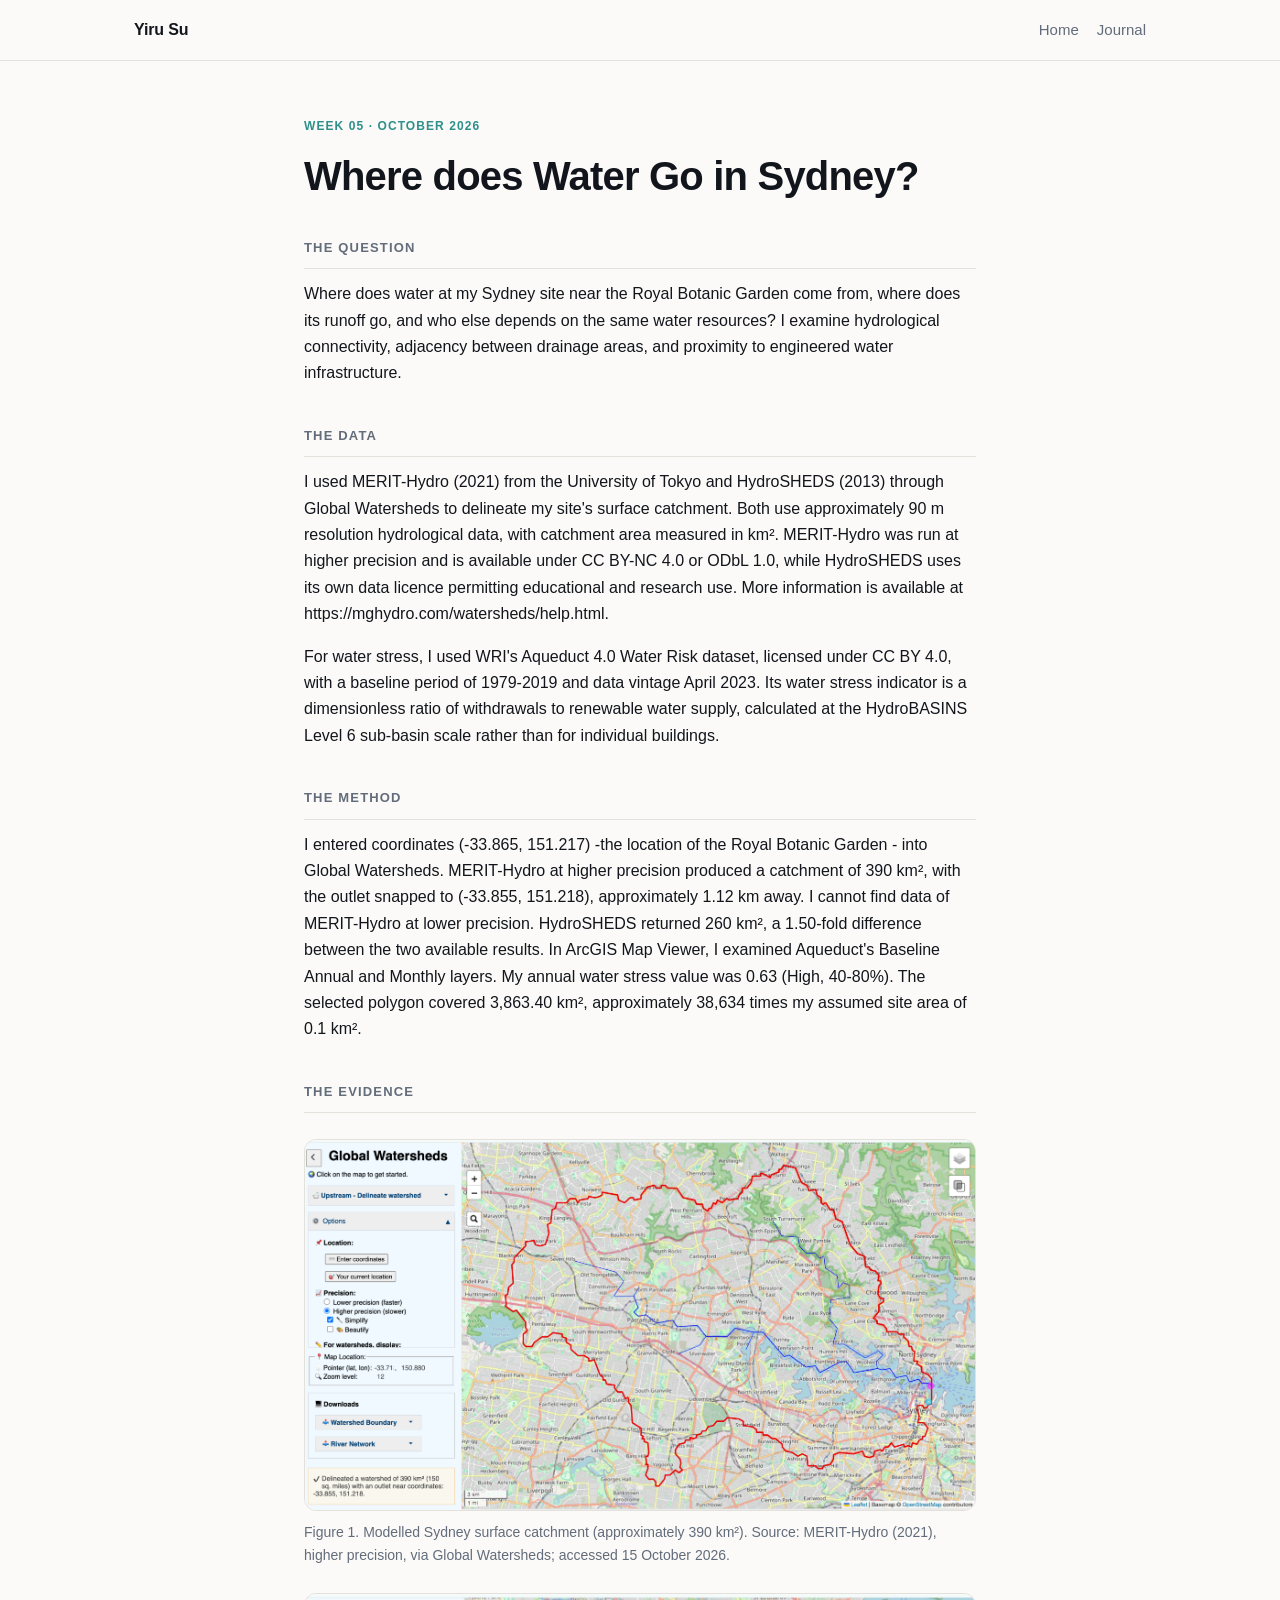
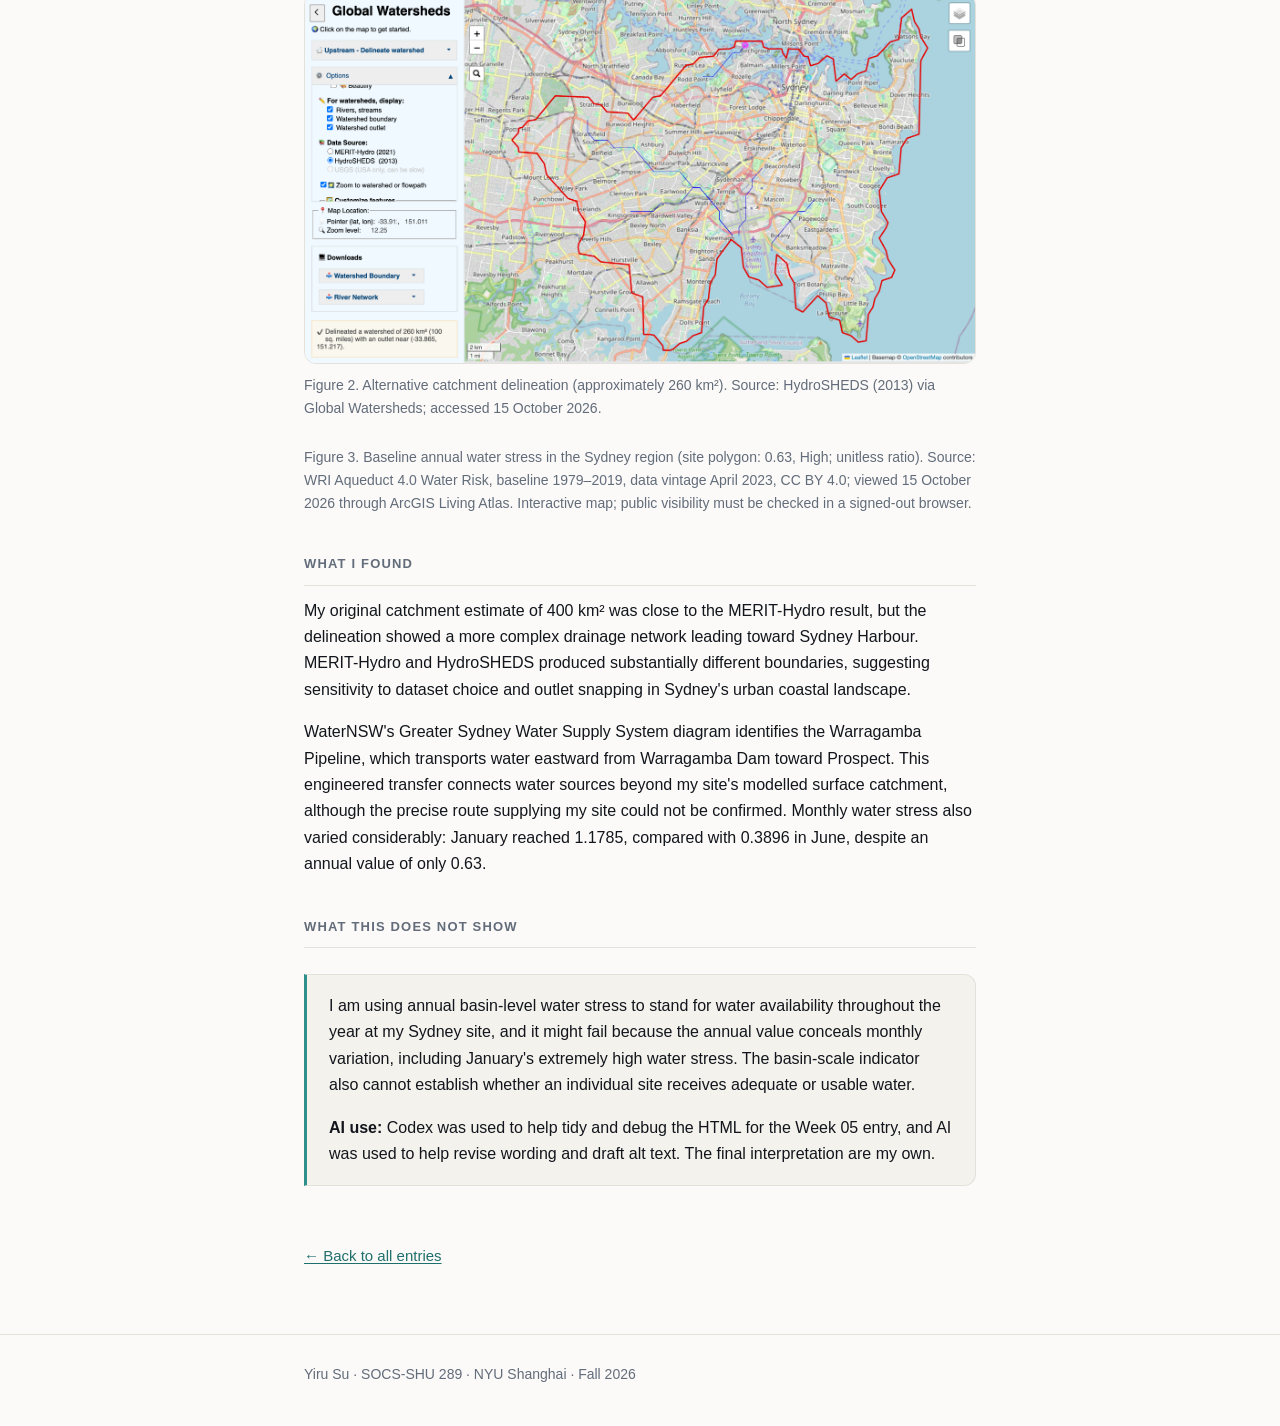
<file: journal/week-05.html>
<!DOCTYPE html>
<html lang="en">
  <script type="module"
  src="https://js.arcgis.com/5.1/embeddable-components/">
</script>
<head>
<meta charset="utf-8">
<meta name="viewport" content="width=device-width, initial-scale=1">
<title>Week 05 · Yiru Su</title>

<link rel="stylesheet" href="../style.css">
</head>

<body>
<a class="skip" href="#main">Skip to content</a>

<header class="site-head">
  <div class="wrap">
    <a class="brand" href="../index.html">Yiru Su</a>
    <nav>
      <a href="../index.html">Home</a>
      <a href="../index.html#journal">Journal</a>
    </nav>
  </div>
</header>

<main id="main">
<article class="entry">
  <div class="wrap wrap-narrow">

    <p class="kicker">Week 05 · October 2026</p>

    <h1>Where does Water Go in Sydney? </h1>

    <h2>The question</h2>
    <p>
        Where does water at my Sydney site near the Royal Botanic Garden come from,
        where does its runoff go, and who else depends on the same water resources? 
        I examine hydrological connectivity, adjacency between drainage areas, and proximity to engineered water infrastructure.
    </p>

    <h2>The data</h2>
    <p>
I used MERIT-Hydro (2021) from the University of Tokyo and HydroSHEDS (2013) through Global Watersheds to delineate my site's surface catchment.
 Both use approximately 90 m resolution hydrological data,
  with catchment area measured in km².
   MERIT-Hydro was run at higher precision and is available under CC BY-NC 4.0 or ODbL 1.0, 
   while HydroSHEDS uses its own data licence permitting educational and research use. More information is available at https://mghydro.com/watersheds/help.html.
    </p>

        <p>
      For water stress, I used WRI's Aqueduct 4.0 Water Risk dataset, 
      licensed under CC BY 4.0, with a baseline period of 1979-2019 and data vintage April 2023. 
      Its water stress indicator is a dimensionless ratio of withdrawals to renewable water supply, 
      calculated at the HydroBASINS Level 6 sub-basin scale rather than for individual buildings.
    </p>
  
    <h2>The method</h2>
    <p>
I entered coordinates (-33.865, 151.217) -the location of the Royal Botanic Garden - into Global Watersheds.
 MERIT-Hydro at higher precision produced a catchment of 390 km², 
 with the outlet snapped to (-33.855, 151.218), approximately 1.12 km away. 
 I cannot find data of MERIT-Hydro at lower precision.
  HydroSHEDS returned 260 km², a 1.50-fold difference between the two available results. 

In ArcGIS Map Viewer, I examined Aqueduct's Baseline Annual and Monthly layers.
 My annual water stress value was 0.63 (High, 40-80%). 
 The selected polygon covered 3,863.40 km², approximately 38,634 times my assumed site area of 0.1 km².


    </p>

        <h2>The evidence</h2>
        <figure>
          <img src="../resources/week05-catchment.png" alt="MERIT-Hydro watershed boundary and modelled drainage network near the Royal Botanic Garden, with a snapped outlet near Sydney Harbour and a catchment of approximately 390 square kilometres.">
          <figcaption>Figure 1. Modelled Sydney surface catchment (approximately 390 km²). Source: MERIT-Hydro (2021), higher precision, via Global Watersheds; accessed 15 October 2026.</figcaption>
        </figure>
        <figure>
          <img src="../resources/week05-watershed.png" alt="HydroSHEDS delineation of the Sydney catchment, with a smaller mapped upstream drainage area of approximately 260 square kilometres than the MERIT-Hydro result.">
          <figcaption>Figure 2. Alternative catchment delineation (approximately 260 km²). Source: HydroSHEDS (2013) via Global Watersheds; accessed 15 October 2026.</figcaption>
        </figure>
        <figure>
          <arcgis-embedded-map class="water-map" item-id="a96050abd85440039e8561dcf67301ac" theme="light" heading-enabled legend-enabled time-zone-label-enabled center="150.6101831394967,-33.93312261421773" scale="1155581.108577" portal-url="https://nyuds.maps.arcgis.com"></arcgis-embedded-map>
          <figcaption>Figure 3. Baseline annual water stress in the Sydney region (site polygon: 0.63, High; unitless ratio). Source: WRI Aqueduct 4.0 Water Risk, baseline 1979–2019, data vintage April 2023, CC BY 4.0; viewed 15 October 2026 through ArcGIS Living Atlas. Interactive map; public visibility must be checked in a signed-out browser.</figcaption>
        </figure>


    <h2>What I found</h2>
    <p>
My original catchment estimate of 400 km² was close to the MERIT-Hydro result,
 but the delineation showed a more complex drainage network leading toward Sydney Harbour.
  MERIT-Hydro and HydroSHEDS produced substantially different boundaries, 
  suggesting sensitivity to dataset choice and outlet snapping in Sydney's urban coastal landscape.


    </p>

    <p>
WaterNSW's Greater Sydney Water Supply System diagram identifies the Warragamba Pipeline, 
which transports water eastward from Warragamba Dam toward Prospect.
 This engineered transfer connects water sources beyond my site's modelled surface catchment, 
 although the precise route supplying my site could not be confirmed. 
 Monthly water stress also varied considerably: January reached 1.1785,
  compared with 0.3896 in June, despite an annual value of only 0.63.

   </p>

    <h2>What this does not show</h2>
    <div class="limits">

      <p>
I am using annual basin-level water stress to stand for water availability throughout the year at my Sydney site,
 and it might fail because the annual value conceals monthly variation, including January's extremely high water stress.
 The basin-scale indicator also cannot establish whether an individual site receives adequate or usable water.     
 </p>

 
      <p>
        <strong>AI use:</strong>
        Codex was used to help tidy and debug the HTML for the Week 05 entry,
        and AI was used to help revise wording and draft alt text.
        The final interpretation are my own.
      </p>

    </div>

    <a class="back" href="../index.html#journal">← Back to all entries</a>

  </div>
</article>
</main>

<footer class="site-foot">
  <div class="wrap wrap-narrow">
    <p>Yiru Su · SOCS-SHU 289 · NYU Shanghai · Fall 2026</p>
  </div>
</footer>

</body>
</html>
</file>
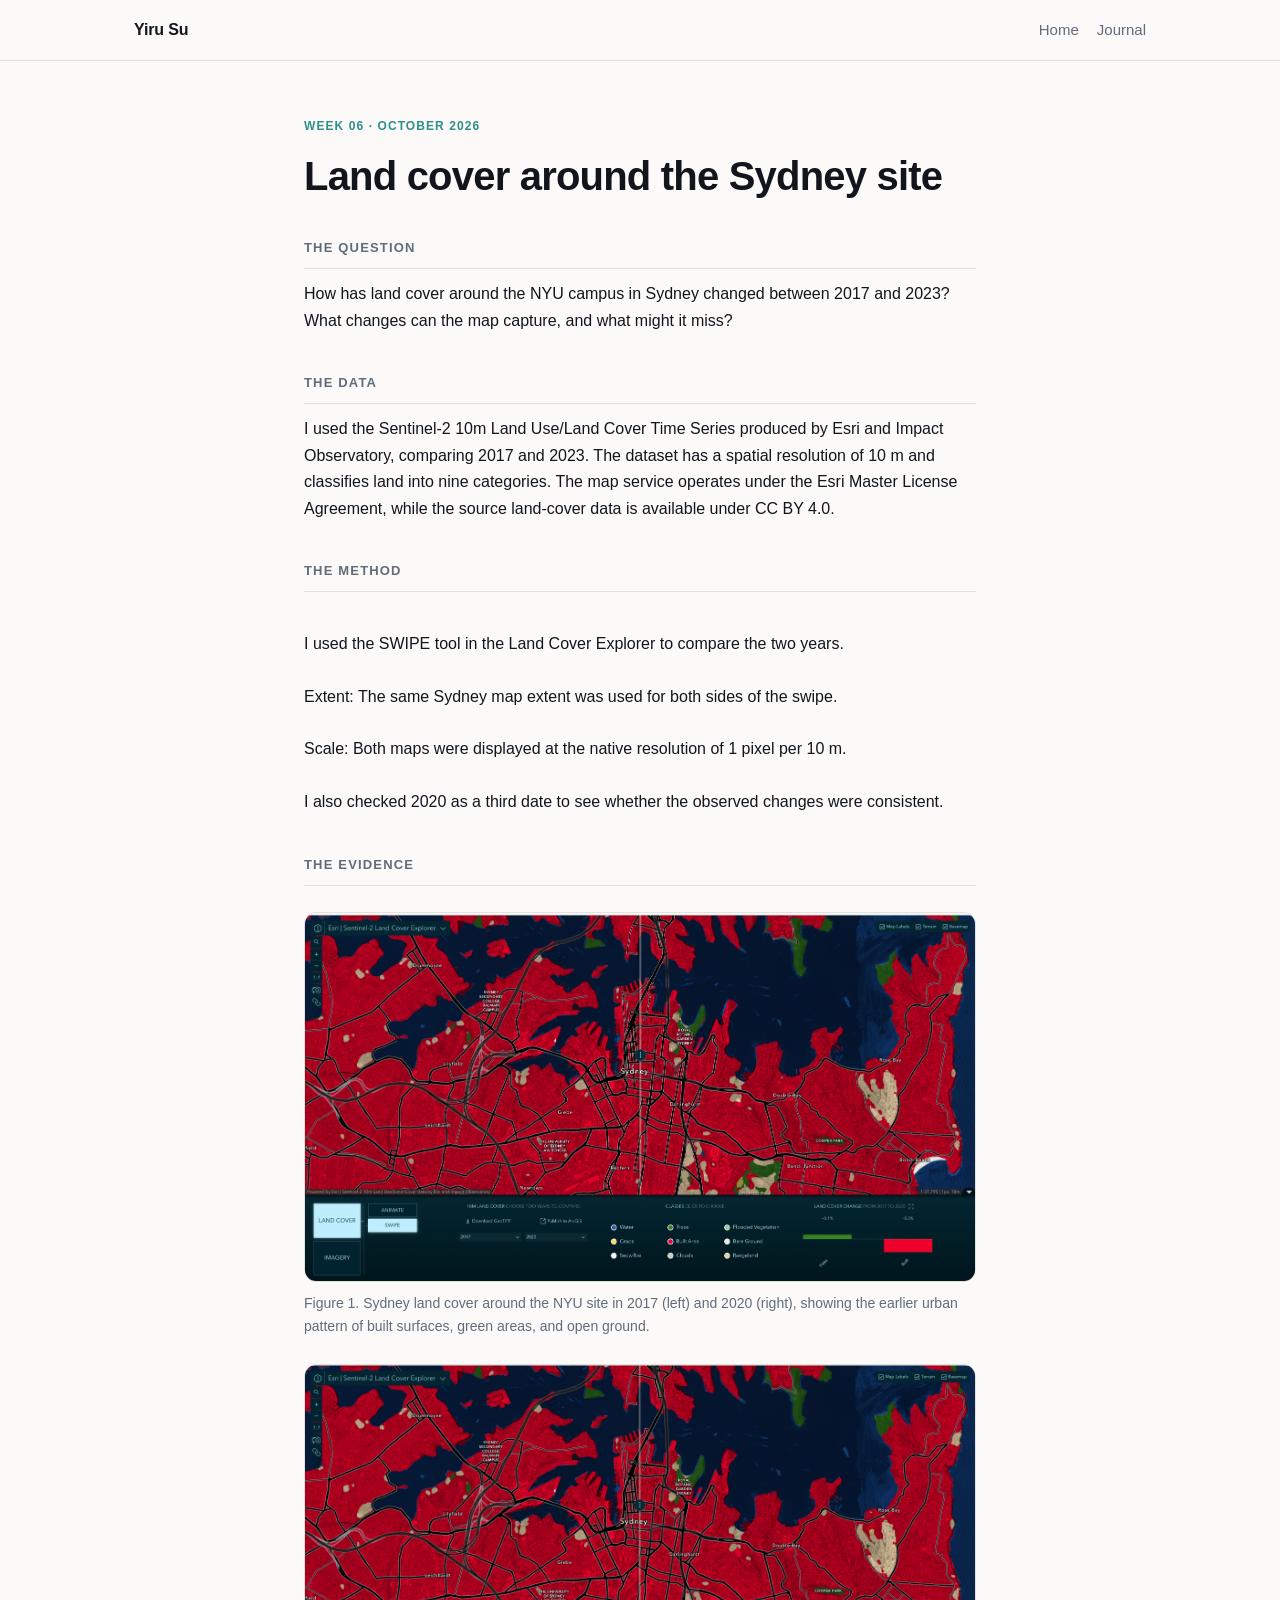
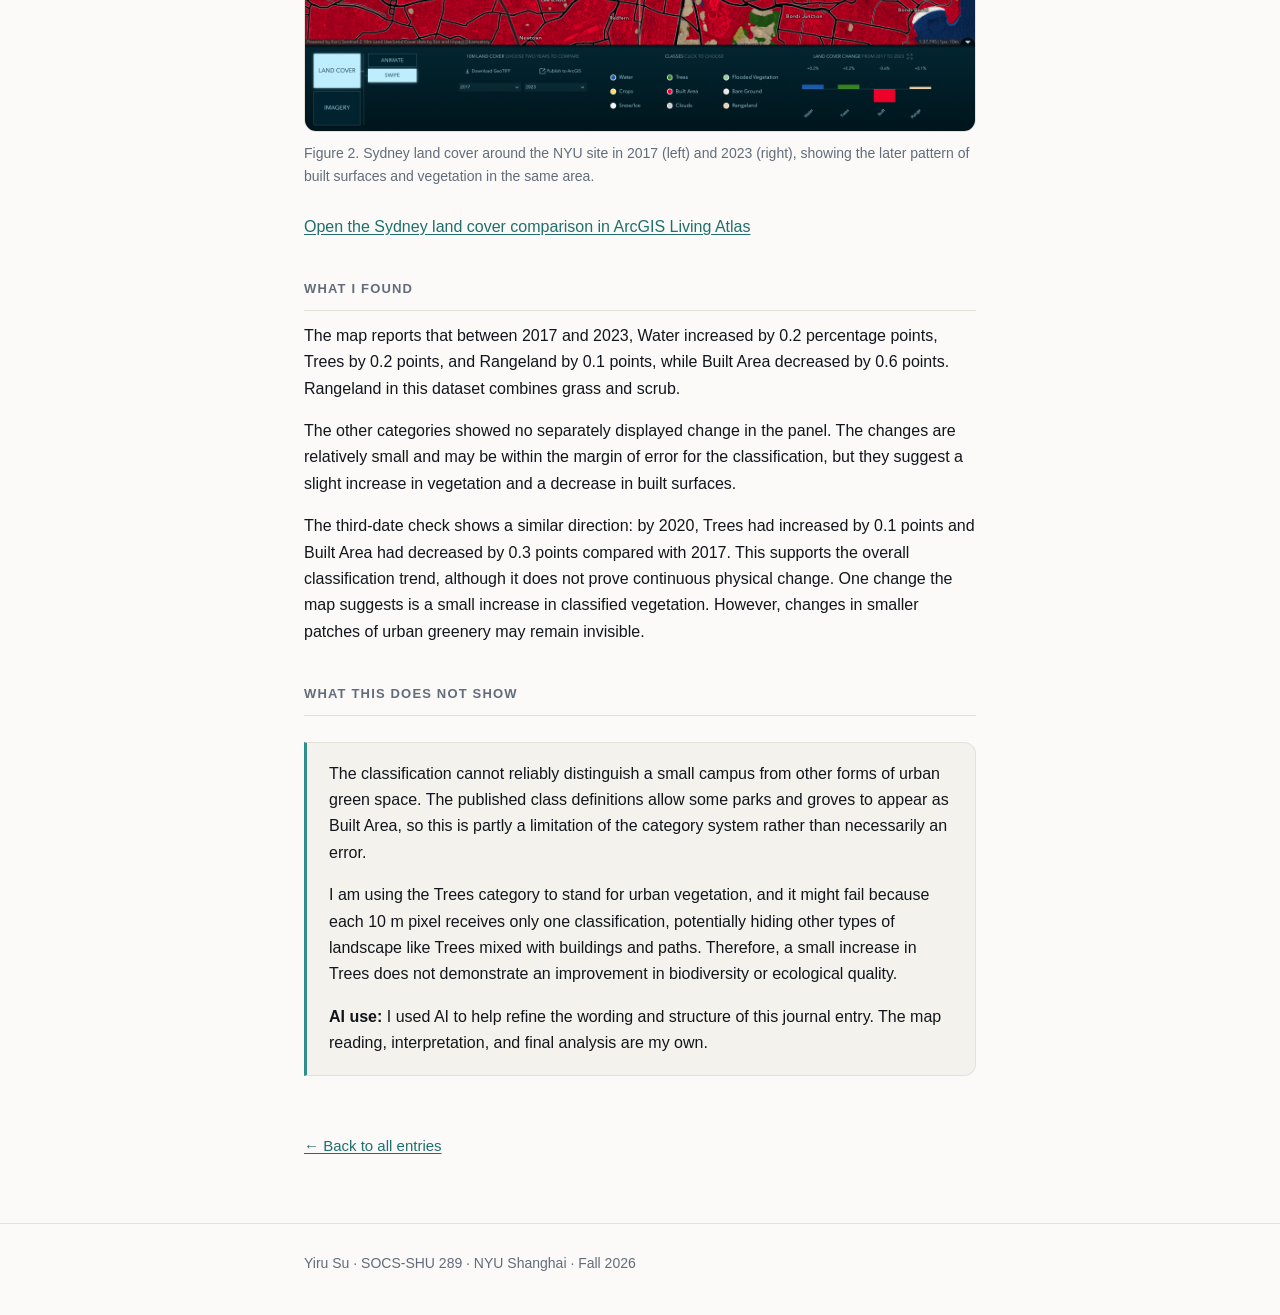
<file: journal/week-06.html>
<!DOCTYPE html>
<html lang="en">
<head>
<meta charset="utf-8">
<meta name="viewport" content="width=device-width, initial-scale=1">
<title>Week 06 · Yiru Su</title>

<link rel="stylesheet" href="../style.css">
</head>

<body>
<a class="skip" href="#main">Skip to content</a>

<header class="site-head">
  <div class="wrap">
    <a class="brand" href="../index.html">Yiru Su</a>
    <nav>
      <a href="../index.html">Home</a>
      <a href="../index.html#journal">Journal</a>
    </nav>
  </div>
</header>

<main id="main">
<article class="entry">
  <div class="wrap wrap-narrow">

    <p class="kicker">Week 06 · October 2026</p>

    <h1>Land cover around the Sydney site</h1>

    <h2>The question</h2>
    <p>
    How has land cover around the NYU campus in Sydney changed between 2017 and 2023?
    What changes can the map capture, and what might it miss? 
    </p>

    <h2>The data</h2>
    <p>
    I used the Sentinel-2 10m Land Use/Land Cover Time Series produced by Esri and Impact Observatory, 
    comparing 2017 and 2023. The dataset has a spatial resolution of 10 m 
    and classifies land into nine categories.
    The map service operates under the Esri Master License Agreement, 
    while the source land-cover data is available under CC BY 4.0.   
    </p>


    <h2>The method</h2>
    <p>
        <br>
I used the SWIPE tool in the Land Cover Explorer to compare the two years.</br>

<br>
Extent: The same Sydney map extent was used for both sides of the swipe.</br>

<br>Scale: Both maps were displayed at the native resolution of 1 pixel per 10 m.</br>


<br>I also checked 2020 as a third date to see whether the observed changes were consistent.  </br>
  </p>
 

    <h2>The evidence</h2>

    <figure>
      <img
        src="../resources/week06-2017-2020.png"
        alt="Sydney land cover around the NYU site in 2017-2020, showing a landscape with a strong mix of built surfaces, vegetation, and open ground in the surrounding urban area."
      >
      <figcaption>
        Figure 1. Sydney land cover around the NYU site in 2017 (left) and 2020 (right), showing the earlier urban pattern of built surfaces, green areas, and open ground.
      </figcaption>
    </figure>

    <figure>
      <img
        src="../resources/week06-2017-2023.png"
        alt="Sydney land cover around the NYU site in 2017-2023, showing a denser built-up pattern and a more compressed distribution of vegetation compared with the earlier comparison."
      >
      <figcaption>
        Figure 2. Sydney land cover around the NYU site in 2017 (left) and 2023 (right), showing the later pattern of built surfaces and vegetation in the same area.
      </figcaption>
    </figure>

    <p>
      <a href="https://livingatlas.arcgis.com/landcoverexplorer/#mapCenter=151.20696%2C-33.86940%2C13.95&mode=swipe&timeExtent=2017%2C2020" target="_blank" rel="noopener noreferrer">
        Open the Sydney land cover comparison in ArcGIS Living Atlas
      </a>
    </p>

    <h2>What I found</h2>
    <p>
The map reports that between 2017 and 2023, Water increased by 0.2 percentage points,
 Trees by 0.2 points, and Rangeland by 0.1 points, 
 while Built Area decreased by 0.6 points.
 Rangeland in this dataset combines grass and scrub.
</p>
  <p>
  The other categories showed no separately displayed change in the panel.
  The changes are relatively small and may be within the margin of error for the classification, 
  but they suggest a slight increase in vegetation and a decrease in built surfaces.
</p>

    <p>
The third-date check shows a similar direction: by 2020, Trees had increased by 0.1 points and Built Area had decreased by 0.3 points compared with 2017. 
This supports the overall classification trend, although it does not prove continuous physical change.
One change the map suggests is a small increase in classified vegetation. However, changes in smaller patches of urban greenery may remain invisible.    
</p>

 
    <h2>What this does not show</h2>
    <div class="limits">
      <p>
The classification cannot reliably distinguish a small campus from other forms of urban green space. 
The published class definitions allow some parks and groves to appear as Built Area, 
so this is partly a limitation of the category system rather than necessarily an error.
     </p>

        <p>
I am using the Trees category to stand for urban vegetation, 
and it might fail because each 10 m pixel receives only one classification, 
potentially hiding other types of landscape like Trees mixed with buildings and paths.

Therefore, a small increase in Trees does not demonstrate an improvement in biodiversity or ecological quality.      
</p>
      <p>
        <strong>AI use:</strong>
        I used AI to help refine the wording and structure of this journal entry.
        The map reading, interpretation, and final analysis are my own.
      </p>
    </div>

    <a class="back" href="../index.html#journal">← Back to all entries</a>

  </div>
</article>
</main>

<footer class="site-foot">
  <div class="wrap wrap-narrow">
    <p>Yiru Su · SOCS-SHU 289 · NYU Shanghai · Fall 2026</p>
  </div>
</footer>

</body>
</html>
</file>
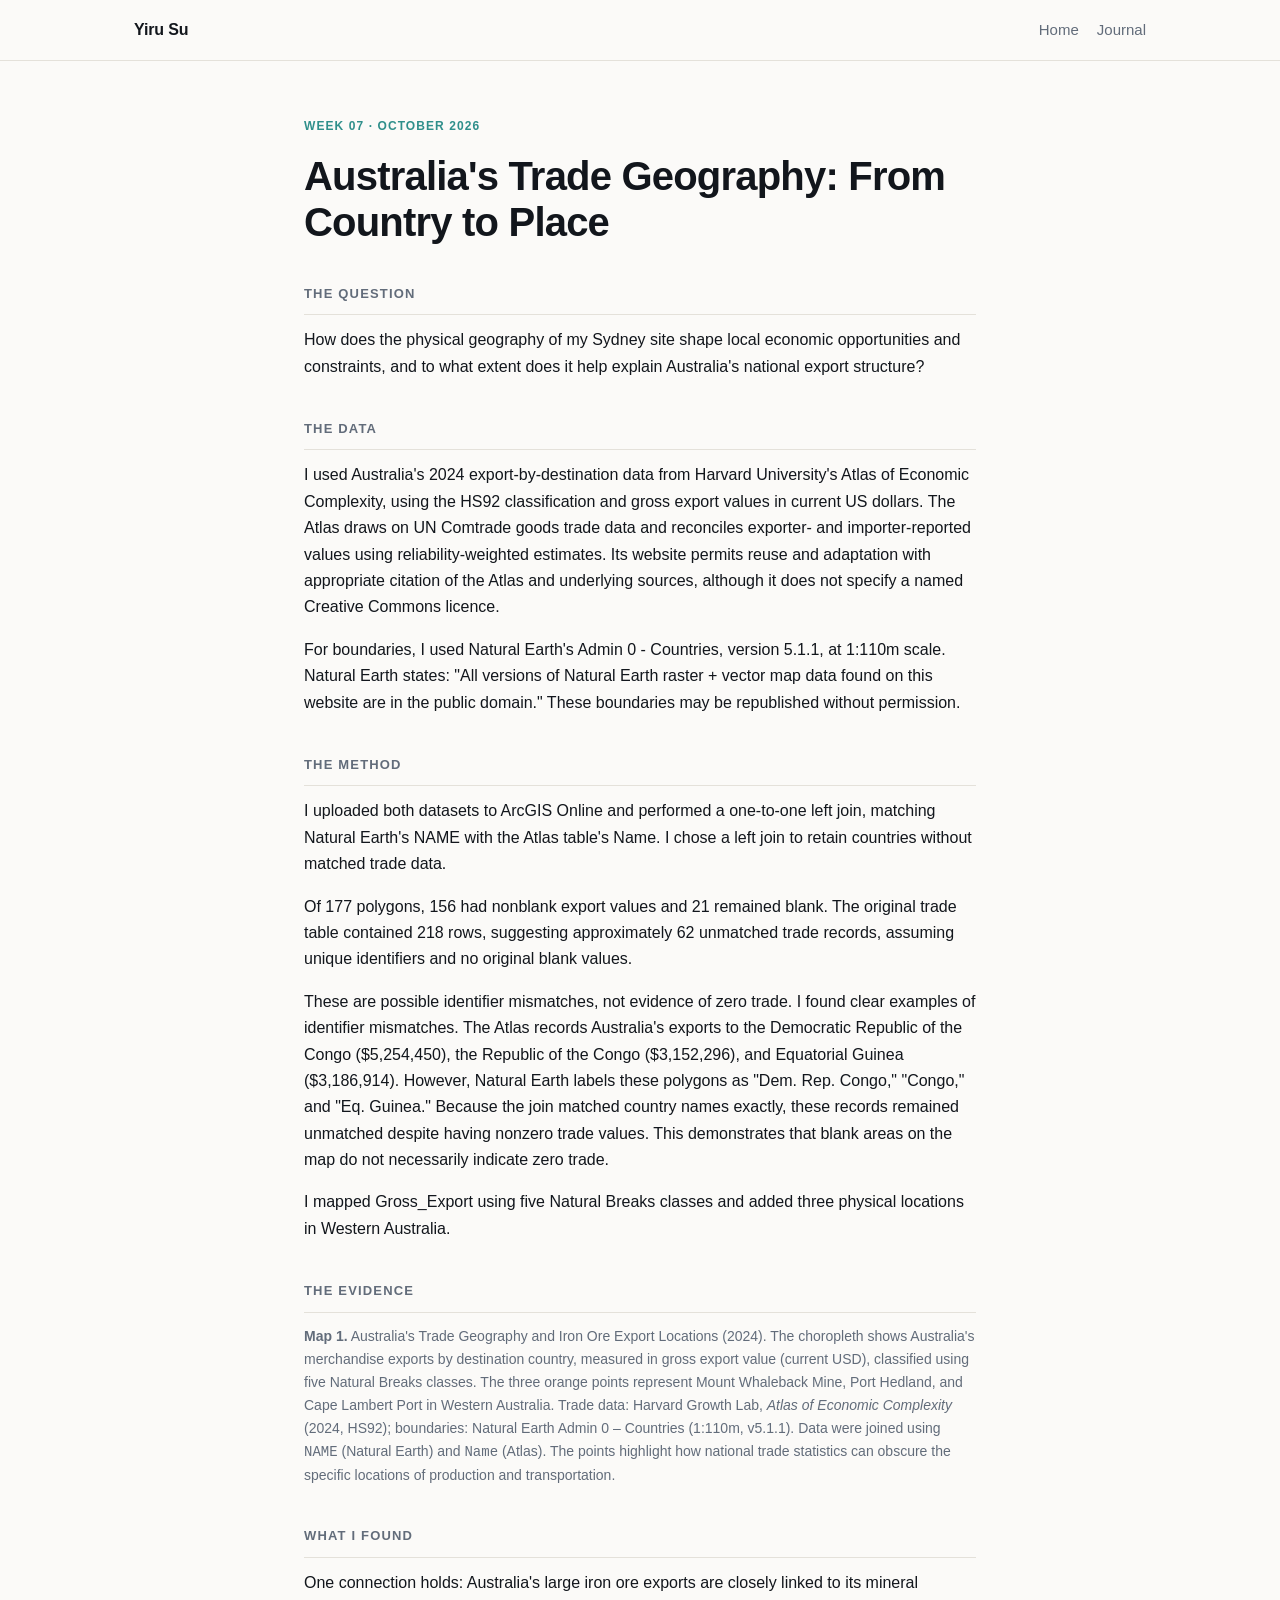
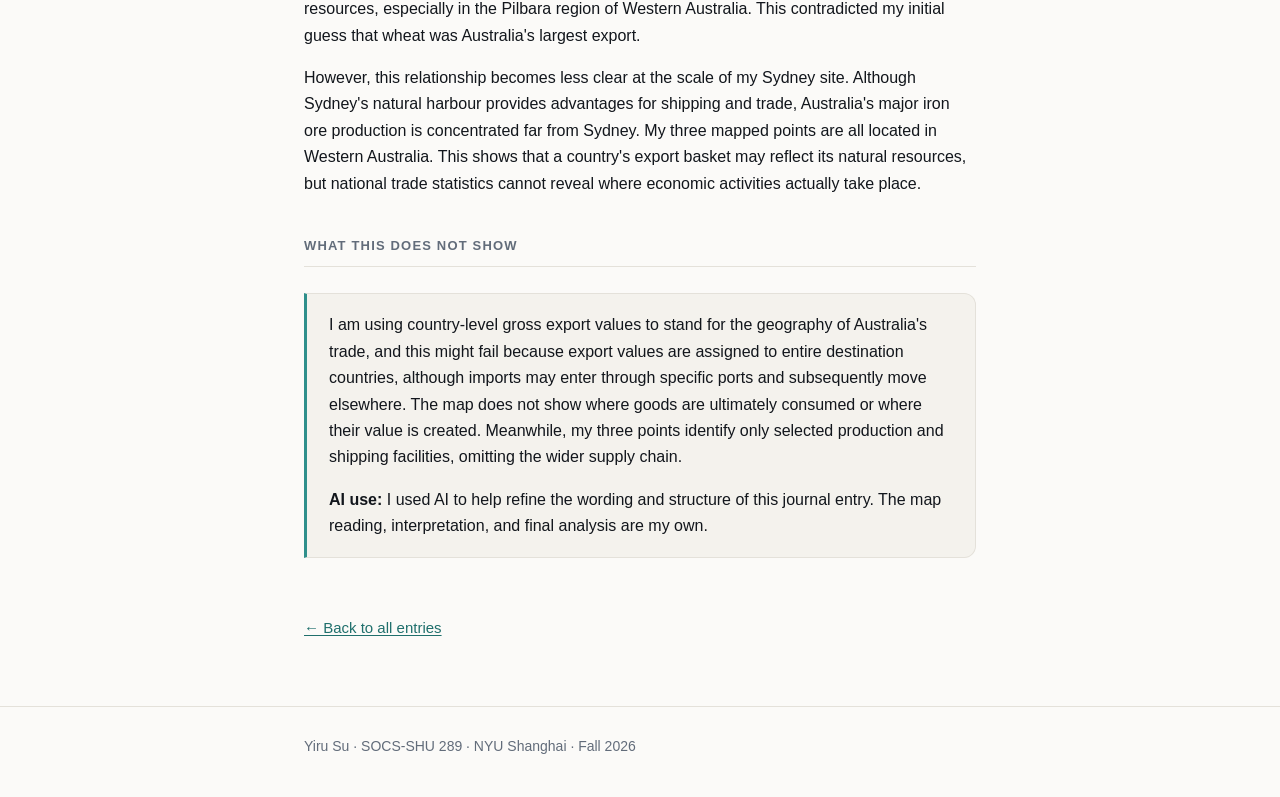
<file: journal/week-07.html>
<!DOCTYPE html>
<html lang="en">

<head>
  <meta charset="utf-8">
  <meta name="viewport" content="width=device-width, initial-scale=1">
  <title>Week 07 · Yiru Su</title>

  <link rel="stylesheet" href="../style.css">
</head>

<body>
  <a class="skip" href="#main">Skip to content</a>

  <header class="site-head">
    <div class="wrap">
      <a class="brand" href="../index.html">Yiru Su</a>
      <nav>
        <a href="../index.html">Home</a>
        <a href="../index.html#journal">Journal</a>
      </nav>
    </div>
  </header>

  <main id="main">
    <article class="entry">
      <div class="wrap wrap-narrow">

        <p class="kicker">Week 07 · October 2026</p>

        <h1>Australia's Trade Geography: From Country to Place</h1>

        <h2>The question</h2>
        <p>
          How does the physical geography of my Sydney site shape local economic opportunities and constraints,
          and to what extent does it help explain Australia's national export structure?
        </p>

        <h2>The data</h2>
        <p>
          I used Australia's 2024 export-by-destination data from Harvard University's Atlas of Economic Complexity,
          using the HS92 classification and gross export values in current US dollars.
          The Atlas draws on UN Comtrade goods trade data and reconciles exporter- and importer-reported values
          using reliability-weighted estimates.
          Its website permits reuse and adaptation with appropriate citation of the Atlas and underlying sources,
          although it does not specify a named Creative Commons licence.
        </p>

        <p>
          For boundaries, I used Natural Earth's Admin 0 - Countries, version 5.1.1,
          at 1:110m scale. Natural Earth states:
          "All versions of Natural Earth raster + vector map data found on this website are in the public domain."
          These boundaries may be republished without permission.
        </p>

        <h2>The method</h2>
        <p>
          I uploaded both datasets to ArcGIS Online and performed a one-to-one left join,
          matching Natural Earth's NAME with the Atlas table's Name.
          I chose a left join to retain countries without matched trade data.
        </p>
        <p>
          Of 177 polygons, 156 had nonblank export values and 21 remained blank.
          The original trade table contained 218 rows,
          suggesting approximately 62 unmatched trade records,
          assuming unique identifiers and no original blank values.


        </p>

        <p>
          These are possible identifier mismatches, not evidence of zero trade.
          I found clear examples of identifier mismatches.
          The Atlas records Australia's exports to the Democratic Republic of the Congo ($5,254,450),
          the Republic of the Congo ($3,152,296), and Equatorial Guinea ($3,186,914).
          However, Natural Earth labels these polygons as "Dem. Rep. Congo," "Congo," and "Eq. Guinea."
          Because the join matched country names exactly, these records remained unmatched despite having nonzero trade
          values.
          This demonstrates that blank areas on the map do not necessarily indicate zero trade.
        </p>
        <p>
          I mapped Gross_Export using five Natural Breaks classes and added three physical locations in Western
          Australia.
        </p>


        <h2>The evidence</h2>
        <!-- Add script to the <head> of your page to load the embeddable map component -->
        <script type="module" src="https://js.arcgis.com/5.1/embeddable-components/"></script>
        <!-- Add custom element to <body> of your page -->
        <arcgis-embedded-map style="height:600px;width:700px;" item-id="050cf09e7f714e2983ba4805dee4ac1b" theme="light"
          heading-enabled legend-enabled share-enabled time-zone-label-enabled
          center="121.91519366857445,-12.503925844522948" scale="147914381.897889"
          portal-url="https://nyuds.maps.arcgis.com"></arcgis-embedded-map>
        <figcaption><strong>Map 1.</strong> Australia's Trade Geography and Iron Ore Export Locations (2024). The
          choropleth shows Australia's merchandise exports by destination country, measured in gross export value
          (current USD), classified using five Natural Breaks classes. The three orange points represent Mount Whaleback
          Mine, Port Hedland, and Cape Lambert Port in Western Australia. Trade data: Harvard Growth Lab, <em>Atlas of
            Economic Complexity</em> (2024, HS92); boundaries: Natural Earth Admin 0 – Countries (1:110m, v5.1.1). Data
          were joined using <code>NAME</code> (Natural Earth) and <code>Name</code> (Atlas). The points highlight how
          national trade statistics can obscure the specific locations of production and transportation.</figcaption>


        <h2>What I found</h2>
        <p>
          One connection holds: Australia's large iron ore exports are closely linked to its mineral resources,
          especially in the Pilbara region of Western Australia.
          This contradicted my initial guess that wheat was Australia's largest export.
        </p>

        <p>
          However, this relationship becomes less clear at the scale of my Sydney site.
          Although Sydney's natural harbour provides advantages for shipping and trade,
          Australia's major iron ore production is concentrated far from Sydney.
          My three mapped points are all located in Western Australia.
          This shows that a country's export basket may reflect its natural resources,
          but national trade statistics cannot reveal where economic activities actually take place.
        </p>



        <h2>What this does not show</h2>
        <div class="limits">

          <p>
            I am using country-level gross export values to stand for the geography of Australia's trade,
            and this might fail because export values are assigned to entire destination countries,
            although imports may enter through specific ports and subsequently move elsewhere.
            The map does not show where goods are ultimately consumed or where their value is created.
            Meanwhile, my three points identify only selected production and shipping facilities,
            omitting the wider supply chain.
          </p>
          <p>
            <strong>AI use:</strong>
            I used AI to help refine the wording and structure of this journal entry.
            The map reading, interpretation, and final analysis are my own.
          </p>
        </div>

        <a class="back" href="../index.html#journal">← Back to all entries</a>

      </div>
    </article>
  </main>

  <footer class="site-foot">
    <div class="wrap wrap-narrow">
      <p>Yiru Su · SOCS-SHU 289 · NYU Shanghai · Fall 2026</p>
    </div>
  </footer>

</body>

</html>
</file>
<file: style.css>
/* ============================================================
   Your portfolio stylesheet.

   No external fonts, scripts, or CDNs. Everything loads from your
   own repository, so the site behaves the same on campus in
   Shanghai as it does anywhere else. Please keep it that way.

   START HERE: the block below controls every colour on the site.
   Change --accent to any colour you like and reload the page.
   ============================================================ */

:root {
  --bg:          #fbfaf8;   /* page background          */
  --bg-alt:      #f4f2ed;   /* alternate band           */
  --surface:     #ffffff;   /* cards                    */
  --ink:         #12161c;   /* main text                */
  --ink-soft:    #39424f;
  --muted:       #626c7a;   /* secondary text           */
  --line:        #e4e1da;   /* borders                  */
  --accent:      #2f8f8b;   /* EDIT THIS ONE FIRST      */
  --accent-ink:  #1f6f6c;   /* darker accent, for links */

  --radius: 12px;
  --shadow: 0 1px 2px rgba(18,22,28,.05), 0 8px 24px -12px rgba(18,22,28,.14);

  --sans: -apple-system, BlinkMacSystemFont, "Segoe UI", "Helvetica Neue",
          "PingFang SC", "Hiragino Sans GB", "Microsoft YaHei", Roboto, Arial,
          sans-serif;
}

/* Dark mode. These are the same variables, for people whose device
   is set to dark. You do not have to touch this. */
@media (prefers-color-scheme: dark) {
  :root {
    --bg:         #0d1117;
    --bg-alt:     #12181f;
    --surface:    #161c24;
    --ink:        #e9ecef;
    --ink-soft:   #c3cad3;
    --muted:      #98a3b1;
    --line:       #262d38;
    --accent:     #ff7051;
    --accent-ink: #ff9077;
    --shadow:     0 1px 2px rgba(0,0,0,.4), 0 8px 24px -12px rgba(0,0,0,.6);
  }
}

/* ---------- basics ---------- */
*, *::before, *::after { box-sizing: border-box; }
html { -webkit-text-size-adjust: 100%; scroll-behavior: smooth; }

body {
  margin: 0;
  background: var(--bg);
  color: var(--ink);
  font-family: var(--sans);
  font-size: 16px;
  line-height: 1.65;
  -webkit-font-smoothing: antialiased;
}

img { max-width: 100%; height: auto; display: block; }
a { color: var(--accent-ink); text-underline-offset: 2px; }
a:hover { color: var(--accent); }

.wrap { width: 100%; max-width: 1060px; margin: 0 auto; padding: 0 24px; }
.wrap-narrow { max-width: 720px; }
.muted { color: var(--muted); }

.skip { position: absolute; left: -9999px; top: 0; z-index: 100;
        background: var(--accent); color: #fff; padding: 10px 16px; }
.skip:focus { left: 0; }

/* ---------- header ---------- */
.site-head {
  border-bottom: 1px solid var(--line);
  background: var(--bg);
  position: sticky; top: 0; z-index: 50;
}
.site-head .wrap {
  display: flex; align-items: center; gap: 20px;
  min-height: 60px; flex-wrap: wrap;
}
.brand {
  font-weight: 600; color: var(--ink); text-decoration: none;
  margin-right: auto; letter-spacing: -0.01em;
}
.site-head nav { display: flex; gap: 18px; }
.site-head nav a { color: var(--muted); text-decoration: none; font-size: 15px; }
.site-head nav a:hover { color: var(--accent); }

/* ---------- hero ---------- */
.hero { padding: 72px 0 40px; }
.kicker {
  font-size: 12px; font-weight: 600; letter-spacing: .09em;
  text-transform: uppercase; color: var(--accent); margin: 0 0 14px;
}
.hero h1 {
  font-size: clamp(34px, 6vw, 52px);
  line-height: 1.08; letter-spacing: -0.025em;
  margin: 0 0 18px; font-weight: 700;
}
.lede { font-size: 18px; color: var(--ink-soft); margin: 0; }

/* ---------- sections ---------- */
section { padding: 40px 0; }
section h2 {
  font-size: 13px; font-weight: 600; letter-spacing: .09em;
  text-transform: uppercase; color: var(--muted);
  margin: 0 0 22px; padding-bottom: 12px;
  border-bottom: 1px solid var(--line);
}
.band { background: var(--bg-alt); border-top: 1px solid var(--line);
        border-bottom: 1px solid var(--line); }

/* ---------- lab cards ---------- */
.cards { list-style: none; margin: 0; padding: 0; display: grid; gap: 14px; }
.card {
  background: var(--surface); border: 1px solid var(--line);
  border-radius: var(--radius); box-shadow: var(--shadow);
}
.card > a, .card > span:first-child { display: block; }
.card > a {
  padding: 20px 22px; text-decoration: none; color: inherit;
  border-radius: var(--radius);
}
.card > a:hover { border-color: var(--accent); }
.card-todo { padding: 20px 22px; opacity: .55; }

.card-num {
  display: block; font-size: 12px; font-weight: 600;
  letter-spacing: .08em; text-transform: uppercase;
  color: var(--accent); margin-bottom: 6px;
}
.card-title { display: block; font-size: 19px; font-weight: 650;
              letter-spacing: -0.01em; margin-bottom: 6px; }
.card-note { display: block; font-size: 15px; color: var(--muted); }

/* ---------- lab entry pages ---------- */
.entry { padding: 56px 0 24px; }
.entry h1 {
  font-size: clamp(28px, 4.5vw, 40px); line-height: 1.15;
  letter-spacing: -0.02em; margin: 0 0 16px; font-weight: 700;
}
.entry h2 {
  font-size: 13px; font-weight: 600; letter-spacing: .09em;
  text-transform: uppercase; color: var(--muted);
  margin: 38px 0 12px; padding-bottom: 10px;
  border-bottom: 1px solid var(--line);
}
.entry p { margin: 0 0 16px; }

/* A map or image with a caption under it. */
figure { margin: 26px 0; }
figure img, figure iframe {
  width: 100%; border: 1px solid var(--line);
  border-radius: var(--radius); display: block;
}
figure iframe { height: 480px; }
figcaption { font-size: 14px; color: var(--muted); margin-top: 10px; }

/* Responsive container for ArcGIS embedded maps */
arcgis-embedded-map {
  width: 100% !important;
  max-width: 100%;
  height: 600px !important;
}

@media (max-width: 600px) {
  arcgis-embedded-map {
    height: 400px !important;
  }
}

/* The limitations box. Every entry needs one. */
.limits {
  background: var(--bg-alt); border: 1px solid var(--line);
  border-left: 3px solid var(--accent);
  border-radius: 0 var(--radius) var(--radius) 0;
  padding: 18px 22px; margin: 26px 0;
}
.limits p:last-child { margin-bottom: 0; }

.back { display: inline-block; margin-top: 32px; font-size: 15px; }

/* ---------- footer ---------- */
.site-foot {
  border-top: 1px solid var(--line); margin-top: 40px;
  padding: 28px 0 40px; color: var(--muted); font-size: 14px;
}
.site-foot p { margin: 0; }

/* ---------- phones ---------- */
@media (max-width: 600px) {
  .hero { padding: 48px 0 28px; }
  figure iframe { height: 340px; }
}

/* A pair of maps/images side by side within a figure. */
.figure-pair { margin: 26px 0; }
.figure-pair__images {
  display: grid;
  grid-template-columns: repeat(2, minmax(0, 1fr));
  gap: 14px;
}
.figure-pair__images img {
  width: 100%;
  height: auto;
  border: 1px solid var(--line);
  border-radius: var(--radius);
  display: block;
}

@media (max-width: 600px) {
  .figure-pair__images {
    grid-template-columns: 1fr;
  }
}

/* Figure with legend on left side and map on right */
.figure-with-legend {
  margin: 26px 0;
}

.figure-with-legend__wrapper {
  display: grid;
  grid-template-columns: auto 1fr;
  gap: 12px;
  align-items: flex-start;
}

.figure-with-legend__legend {
  flex-shrink: 0;
  max-width: 120px;
}

.figure-with-legend__legend img {
  width: 100%;
  height: auto;
  border: 1px solid var(--line);
  border-radius: var(--radius);
  display: block;
}

.figure-with-legend__map {
  width: 100%;
}

.figure-with-legend__map img {
  width: 100%;
  height: auto;
  border: 1px solid var(--line);
  border-radius: var(--radius);
  display: block;
}

@media (max-width: 600px) {
  .figure-with-legend__wrapper {
    grid-template-columns: 1fr;
  }
  
  .figure-with-legend__legend {
    max-width: 100%;
  }
}

/* ---------- code/query blocks ---------- */
.query-box {
  margin: 18px 0 20px;
  border: 1px solid var(--line);
  border-left: 3px solid var(--accent);
  border-radius: var(--radius);
  background: #f8f7f4;
  overflow: hidden;
  box-shadow: inset 0 1px 0 rgba(255,255,255,0.7);
}

.query-box pre {
  margin: 0;
  padding: 16px 18px;
  background: #f8f7f4;
  overflow-x: auto;
  white-space: pre-wrap;
  word-break: break-word;
  font-family: "SFMono-Regular", Consolas, "Liberation Mono", Menlo, monospace;
  font-size: 13px;
  line-height: 1.6;
  color: var(--ink);
}

.query-box code {
  font-family: "SFMono-Regular", Consolas, "Liberation Mono", Menlo, monospace;
  font-size: inherit;
}

/* ------------------------------------------------------------
   Your site name on the front page. Added for SOCS-SHU 289.
   ------------------------------------------------------------ */
.site-name {
  font-size: 1.55rem;
  font-weight: 700;
  color: var(--accent-ink);
  margin: 0 0 .35rem;
  letter-spacing: -.01em;
}
</file>
